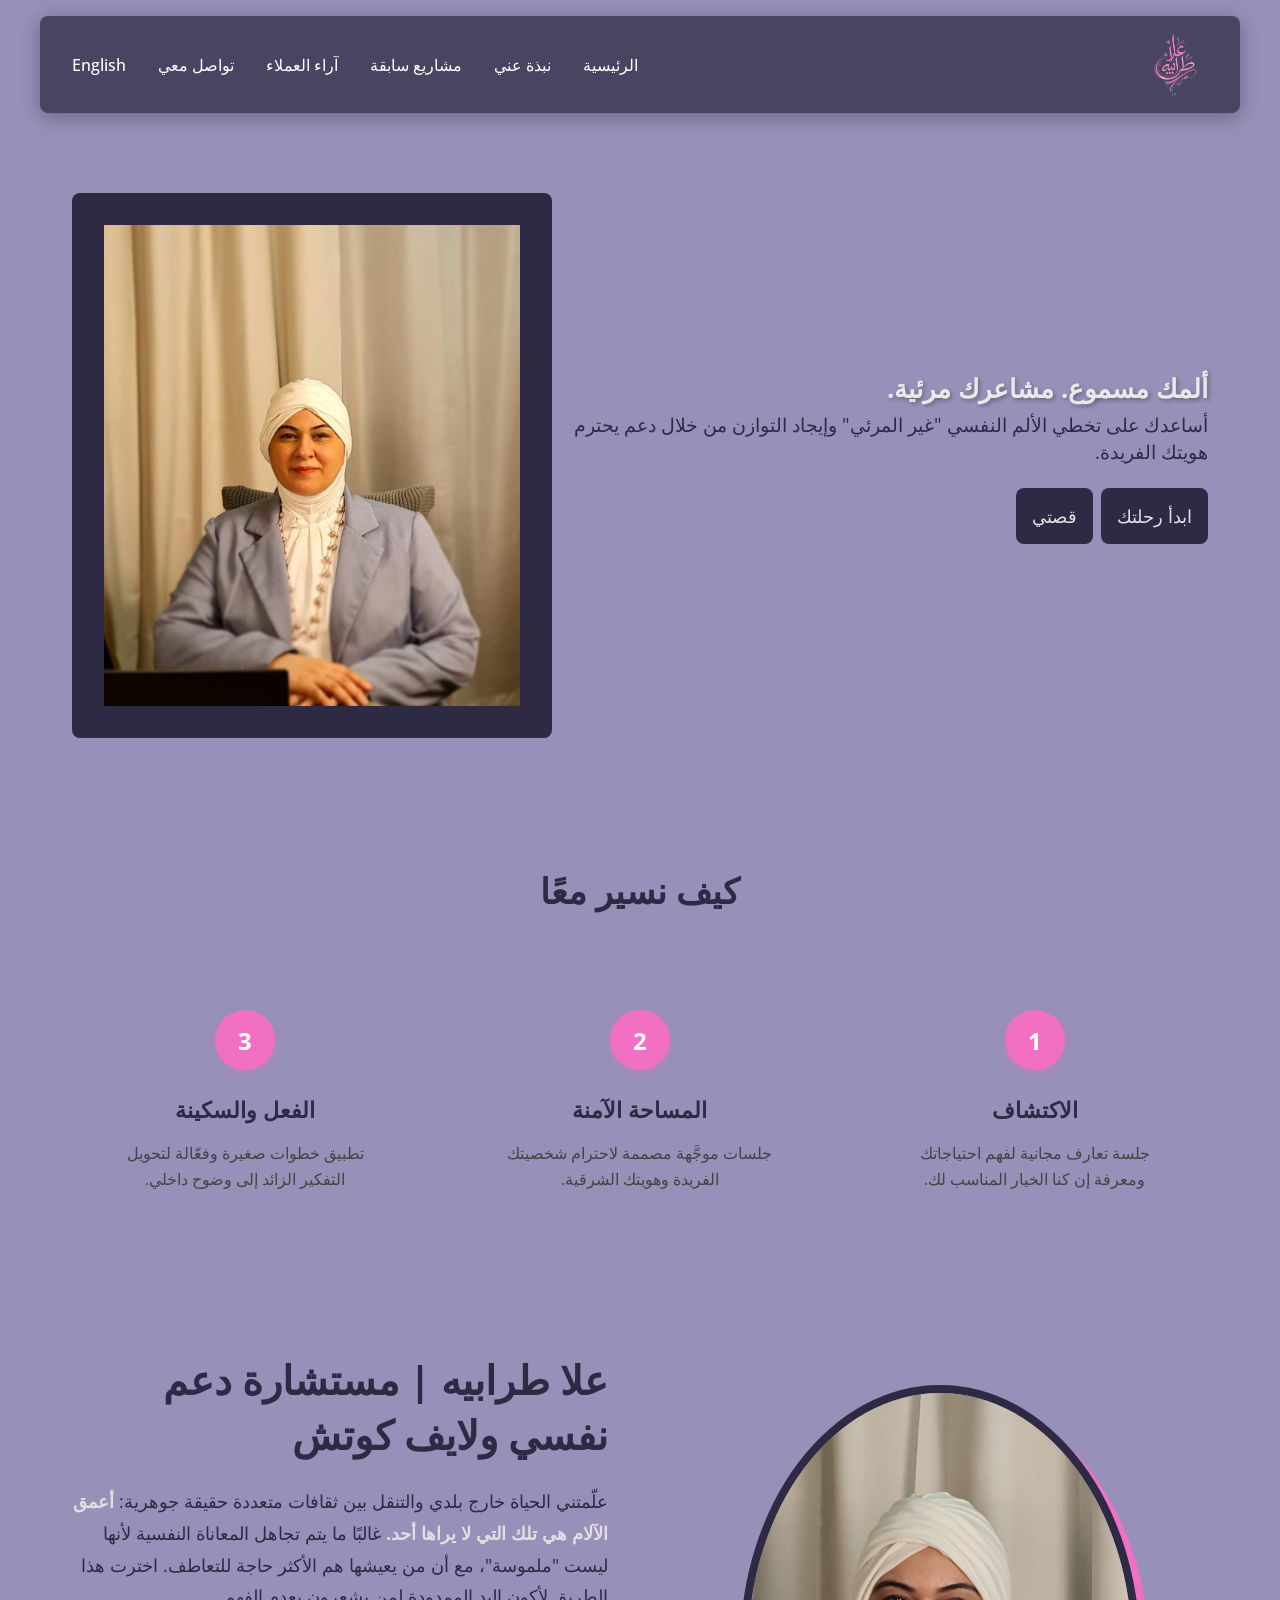
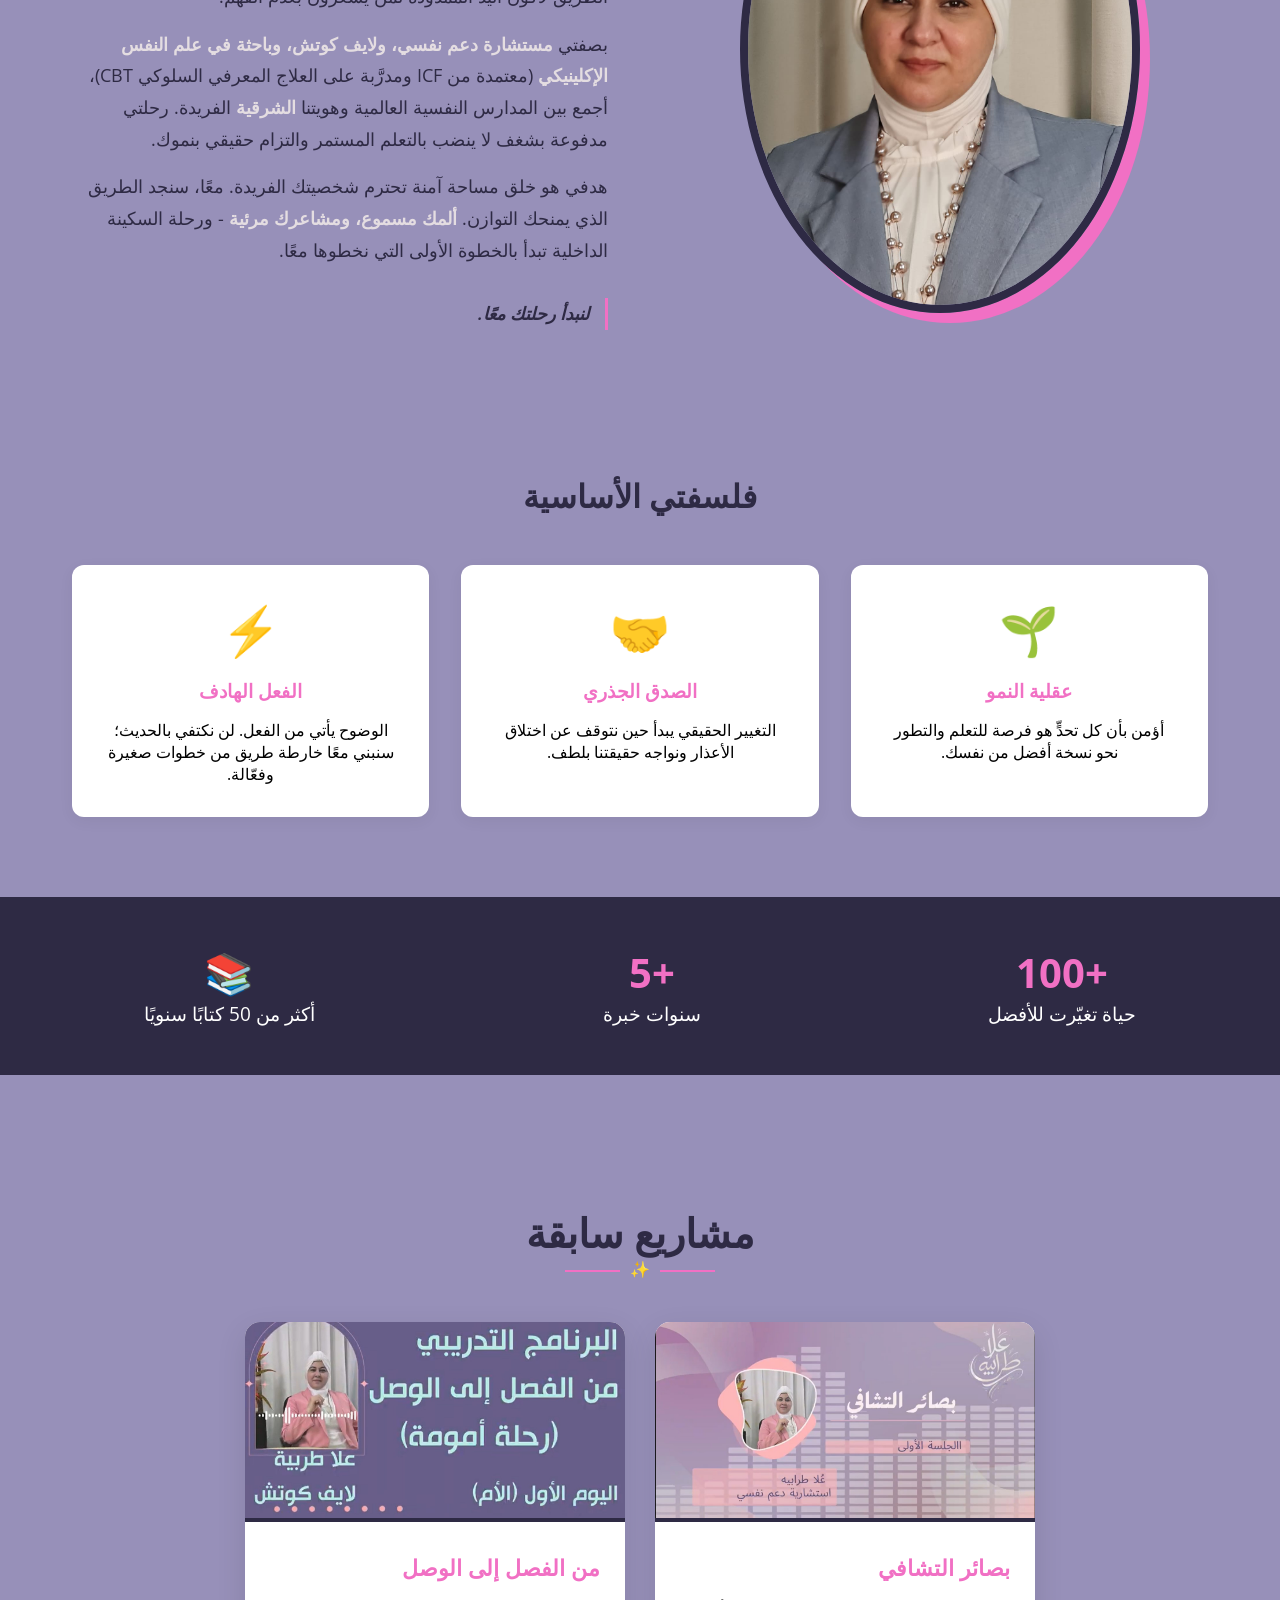
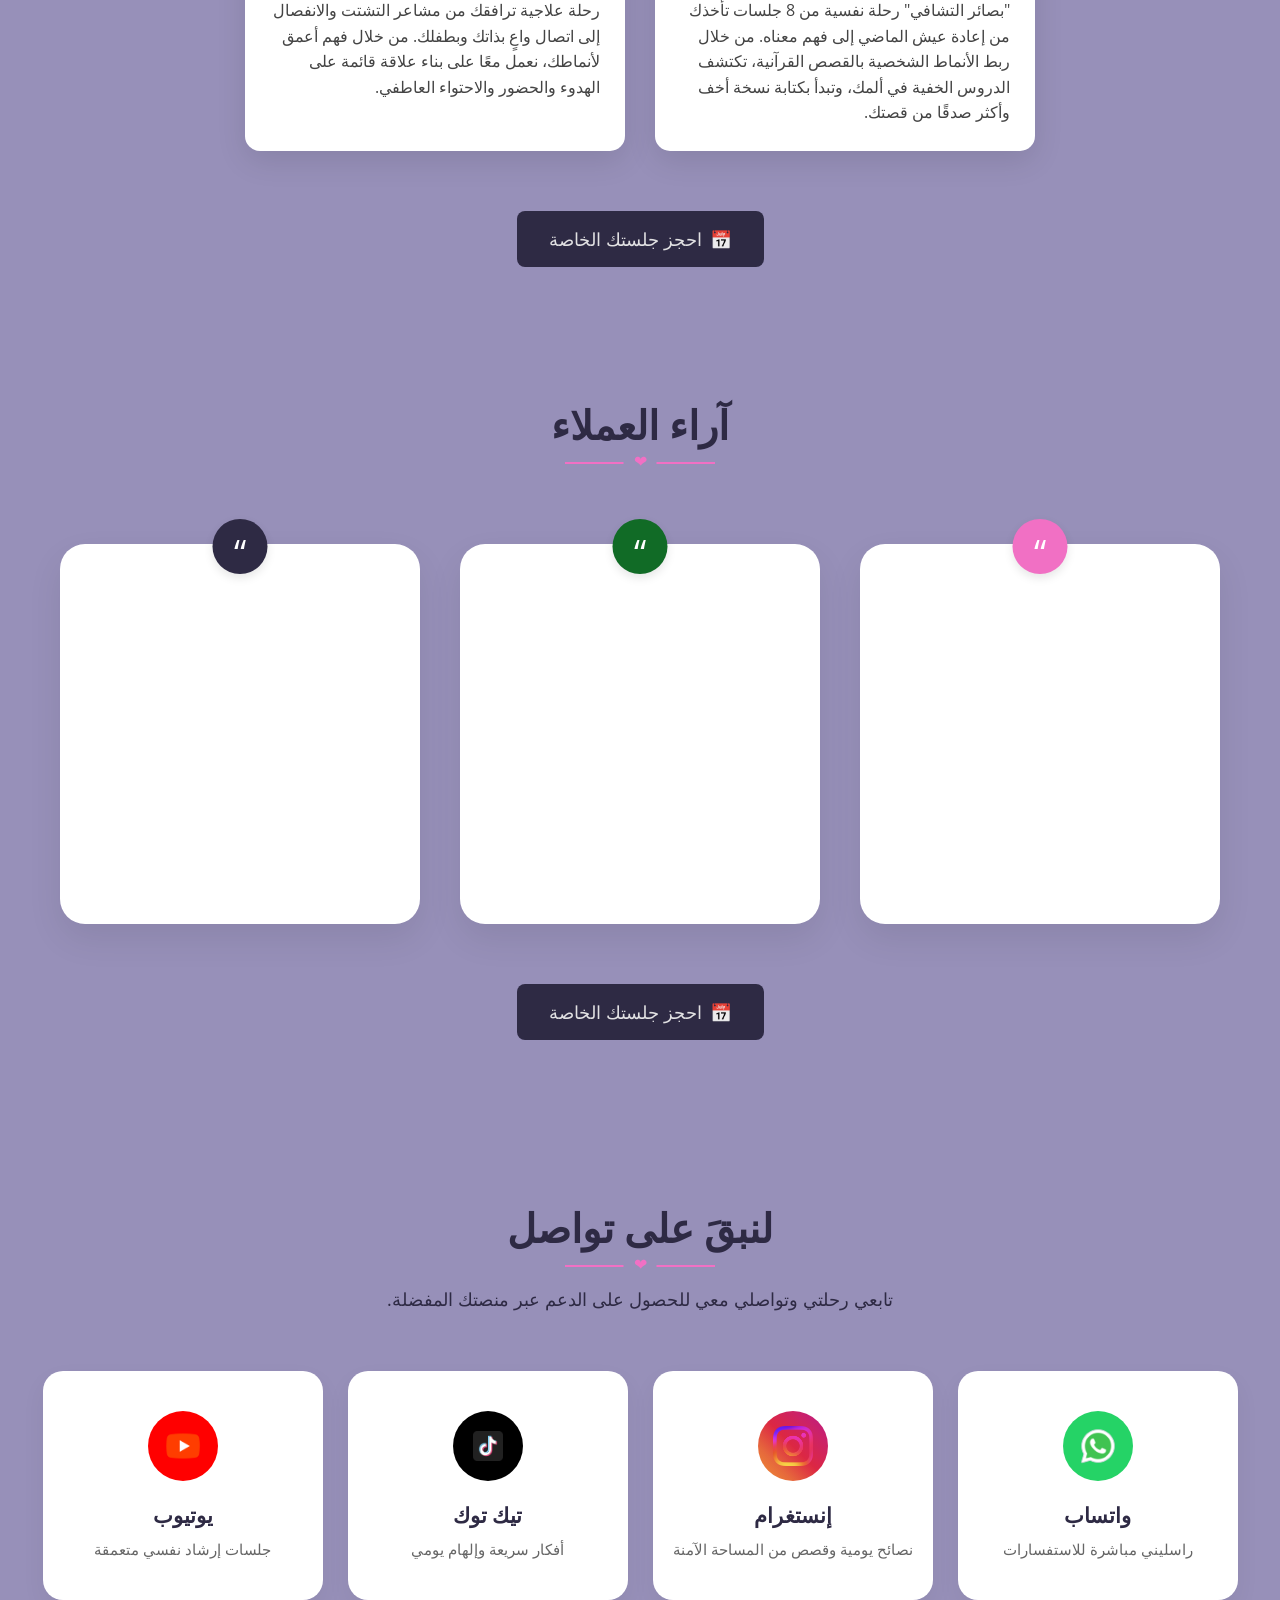
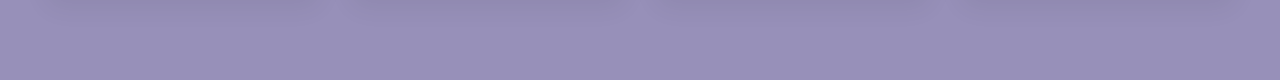
<file: landing page/index.html>
<!DOCTYPE html>
<html lang="ar" dir="rtl">
<head>
    <meta charset="UTF-8">
    <meta name="viewport" content="width=device-width, initial-scale=1.0">
    <title>علا طرابيه - لايف كوتش</title>
    <link rel="stylesheet" href="style.css">
</head>
<body>
    <!-- ============ HEADER: logo, nav links, mobile menu button ============ -->
    <header class="header">
        <img src="img/logo.png" alt="logo" class="logo">
        <button class="menu-toggle" id="menuToggle" aria-label="افتح القائمة" aria-expanded="false">
            <span></span>
            <span></span>
            <span></span>
        </button>
        <nav class="navigation" id="navigation">
            <ul>
                <li><a href="#hero">الرئيسية</a></li>
                <li><a href="#aboutme">نبذة عني</a></li>
                <li><a href="#previousproject">مشاريع سابقة</a></li>
                <li><a href="#Testimonials">آراء العملاء</a></li>
                <li><a href="#contact">تواصل معي</a></li>
                <li><a href="index-en.html" class="lang-switch">English</a></li>
            </ul>
        </nav>
    </header>

    <!-- Floating "scroll to top" button, shown by JS after scrolling down -->
    <button class="back-to-top" id="backToTop" aria-label="العودة للأعلى">↑</button>

    <!-- ============ HERO: headline + CTA buttons + portrait ============ -->
    <section id="hero" class="hero">
    <div class="herosub">
        <h1 class="titel1">ألمك مسموع. مشاعرك مرئية.</h1>
        <h2 class="tital2">أساعدك على تخطي الألم النفسي "غير المرئي" وإيجاد التوازن من خلال دعم يحترم هويتك الفريدة.</h2>

        <div class="herobutton">
            <a href="booking.html">ابدأ رحلتك</a>
            <a href="#aboutme">قصتي</a>
        </div>
    </div>
    <img src="img/ola pic.jpg" alt="علا طرابيه - لايف كوتش" class="heropic">
    </section>

    <!-- ============ PROCESS: the 3-step coaching journey ============ -->
    <section class="process-section">
    <h2 class="process-title">كيف نسير معًا</h2>
    <div class="process-container">
        <div class="process-step">
            <div class="step-number">1</div>
            <h3>الاكتشاف</h3>
            <p>جلسة تعارف مجانية لفهم احتياجاتك ومعرفة إن كنا الخيار المناسب لك.</p>
        </div>

        <div class="process-step">
            <div class="step-number">2</div>
            <h3>المساحة الآمنة</h3>
            <p>جلسات موجَّهة مصممة لاحترام شخصيتك الفريدة وهويتك الشرقية.</p>
        </div>

        <div class="process-step">
            <div class="step-number">3</div>
            <h3>الفعل والسكينة</h3>
            <p>تطبيق خطوات صغيرة وفعّالة لتحويل التفكير الزائد إلى وضوح داخلي.</p>
        </div>
    </div>
    </section>

    <!-- ============ ABOUT ME: bio + portrait photo ============ -->
    <section id="aboutme" class="aboutme">
    <div class="about-content">
        <h2>علا طرابيه | مستشارة دعم نفسي ولايف كوتش</h2>
        <p>
            علّمتني الحياة خارج بلدي والتنقل بين ثقافات متعددة حقيقة جوهرية: <strong>أعمق الآلام هي تلك التي لا يراها أحد.</strong> غالبًا ما يتم تجاهل المعاناة النفسية لأنها ليست "ملموسة"، مع أن من يعيشها هم الأكثر حاجة للتعاطف. اخترت هذا الطريق لأكون اليد الممدودة لمن يشعرون بعدم الفهم.
        </p>

        <p>
            بصفتي <strong>مستشارة دعم نفسي، ولايف كوتش، وباحثة في علم النفس الإكلينيكي</strong> (معتمدة من ICF ومدرَّبة على العلاج المعرفي السلوكي CBT)، أجمع بين المدارس النفسية العالمية وهويتنا <strong>الشرقية</strong> الفريدة. رحلتي مدفوعة بشغف لا ينضب بالتعلم المستمر والتزام حقيقي بنموك.
        </p>

        <p>
            هدفي هو خلق مساحة آمنة تحترم شخصيتك الفريدة. معًا، سنجد الطريق الذي يمنحك التوازن. <strong>ألمك مسموع، ومشاعرك مرئية</strong> - ورحلة السكينة الداخلية تبدأ بالخطوة الأولى التي نخطوها معًا.
        </p>
        <div class="about-sig">
            <p><em>لنبدأ رحلتك معًا.</em></p>
        </div>
    </div>
    <div class="about-image">
        <img src="img/ola.jpg" alt="علا طرابيه" class="about-img-style">
    </div>
    </section>

    <!-- ============ CORE VALUES: 3 philosophy cards ============ -->
    <section class="values-section">
    <h2 class="section-title">فلسفتي الأساسية</h2>
    <div class="values-grid">
        <div class="value-card">
            <span class="value-icon">🌱</span>
            <h3>عقلية النمو</h3>
            <p>أؤمن بأن كل تحدٍّ هو فرصة للتعلم والتطور نحو نسخة أفضل من نفسك.</p>
        </div>
        <div class="value-card">
            <span class="value-icon">🤝</span>
            <h3>الصدق الجذري</h3>
            <p>التغيير الحقيقي يبدأ حين نتوقف عن اختلاق الأعذار ونواجه حقيقتنا بلطف.</p>
        </div>
        <div class="value-card">
            <span class="value-icon">⚡</span>
            <h3>الفعل الهادف</h3>
            <p>الوضوح يأتي من الفعل. لن نكتفي بالحديث؛ سنبني معًا خارطة طريق من خطوات صغيرة وفعّالة.</p>
        </div>
    </div>
    </section>

    <!-- ============ FUN FACTS: quick stats bar ============ -->
    <section class="fun-facts">
        <div class="fact-item"><strong>+100</strong> حياة تغيّرت للأفضل</div>
        <div class="fact-item"><strong>+5</strong> سنوات خبرة</div>
        <div class="fact-item"><strong>📚</strong> أكثر من 50 كتابًا سنويًا</div>
    </section>

    <!-- ============ PREVIOUS PROJECTS: past coaching programs ============ -->
    <section id="previousproject">
    <div class="PS">
        <header class="ps_header">
            <h2 class="PS_tital">مشاريع سابقة</h2>
            <div class="Ps_div"><span class="PS_icon">✨</span></div>
        </header>
        <div class="PS_project">
            <article class="project12">
                <div class="P_Img"><img src="img/project2.jpg" alt="بصائر التشافي"></div>
                <div class="P_info">
                    <h3>بصائر التشافي</h3>
                    <p>"بصائر التشافي" رحلة نفسية من 8 جلسات تأخذك من إعادة عيش الماضي إلى فهم معناه. من خلال ربط الأنماط الشخصية بالقصص القرآنية، تكتشف الدروس الخفية في ألمك، وتبدأ بكتابة نسخة أخف وأكثر صدقًا من قصتك.</p>
                </div>
            </article>

            <article class="project12">
                <div class="P_Img"><img src="img/project1.jpg" alt="من الفصل الى الوصل"></div>
                <div class="P_info">
                    <h3>من الفصل إلى الوصل</h3>
                    <p>رحلة علاجية ترافقك من مشاعر التشتت والانفصال إلى اتصال واعٍ بذاتك وبطفلك. من خلال فهم أعمق لأنماطك، نعمل معًا على بناء علاقة قائمة على الهدوء والحضور والاحتواء العاطفي.</p>
                </div>
            </article>
        </div>
        <footer class="ts-footer">
            <a href="booking.html" class="ts-booking-btn">
                <span class="ts-calendar-icon">📅</span>
                احجز جلستك الخاصة
            </a>
        </footer>
    </div>
    </section>

    <!-- ============ TESTIMONIALS: client quote cards ============ -->
    <section id="Testimonials">
    <div class="ts-container">
        <header class="ts-header">
            <h2 class="ts-main-title">آراء العملاء</h2>
            <div class="ts-title-divider">
                <span class="ts-heart">❤</span>
            </div>
        </header>

        <div class="ts-cards-wrapper">
            <article class="ts-card">
                <div class="ts-quote-icon ts-bg-pink" aria-hidden="true">“</div>
                <div class="ts-anim-wrapper">
                    <p>حبيت الورشة</p>
                    <p>كل الشكر لكم.</p>
                    <p>شكرا على مجهودكم</p>
                </div>
            </article>

            <article class="ts-card">
                <div class="ts-quote-icon ts-bg-purple" aria-hidden="true">“</div>
                <div class="ts-anim-wrapper">
                    <p>	المحاضرة إيجابية وناجحة</p>
                    <p>	شكرااا الورشة جميلة ومفيدة</p>
                    <p>	شكراً جزيلاً ما قصرتوا</p>
                </div>
            </article>

            <article class="ts-card">
                <div class="ts-quote-icon ts-bg-dark" aria-hidden="true">“</div>
                <div class="ts-anim-wrapper">
                    <p>.جميلة بس طويلة</p>
                    <p>طلعنا من المود، حلوة ومفيدة، يعطيكم العافية</p>
                    <p>يعطيكم العافية كانت الورشة ممتازة وفعالة</p>
                </div>
            </article>
        </div>

        <footer class="ts-footer">
            <a href="booking.html" class="ts-booking-btn">
                <span class="ts-calendar-icon">📅</span>
                احجز جلستك الخاصة
            </a>
        </footer>
    </div>
    </section>

    <!-- ============ CONTACT: social media link cards ============ -->
    <section id="contact">
    <div class="contact-container">
        <header class="contact-header">
            <h2 class="contact-title">لنبقَ على تواصل</h2>
            <div class="contact-divider">
                <span class="contact-heart">❤</span>
            </div>
            <p class="contact-subtitle">تابعي رحلتي وتواصلي معي للحصول على الدعم عبر منصتك المفضلة.</p>
        </header>

        <div class="social-grid">
            <a href="https://api.whatsapp.com/send?phone=971508780362" class="social-card" target="_blank">
                <div class="social-icon whatsapp-bg"><img src="img/icons8-whatsapp-48.apng.jpg" alt="" class="logoimg"></div>
                <h3>واتساب</h3>
                <p>راسليني مباشرة للاستفسارات</p>
            </a>

            <a href="https://www.instagram.com/life.coach.ola/" class="social-card" target="_blank">
                <div class="social-icon instagram-bg"><img src="img/Instagram_Glyph_Gradient.png" alt="" class="logoimg"></div>
                <h3>إنستغرام</h3>
                <p>نصائح يومية وقصص من المساحة الآمنة</p>
            </a>

            <a href="https://www.tiktok.com/@ola.tarabay" class="social-card" target="_blank">
                <div class="social-icon tiktok-bg"><img src="img/icons8-tiktok-30.png" alt="img/icons8-tiktok-30.png" class="logoimg"></div>
                <h3>تيك توك</h3>
                <p>أفكار سريعة وإلهام يومي</p>
            </a>

            <a href="https://www.youtube.com/@olatarabay.lifecoach" class="social-card" target="_blank">
                <div class="social-icon youtube-bg"><img src="img/icons8-youtube-48.png" alt="youtube" class="logoimg"></div>
                <h3>يوتيوب</h3>
                <p>جلسات إرشاد نفسي متعمقة</p>
            </a>
        </div>
    </div>
    </section>

    <!-- ============ SCRIPT: mobile menu, hide-on-scroll header, back-to-top ============ -->
    <script>
        const menuToggle = document.getElementById('menuToggle');
        const navigation = document.getElementById('navigation');
        const header = document.querySelector('.header');
        const backToTop = document.getElementById('backToTop');

        // Toggle the mobile nav dropdown open/closed
        menuToggle.addEventListener('click', () => {
            const isOpen = navigation.classList.toggle('open');
            menuToggle.classList.toggle('open', isOpen);
            menuToggle.setAttribute('aria-expanded', isOpen);
        });

        // Close the mobile nav whenever a link is clicked
        navigation.querySelectorAll('a').forEach(link => {
            link.addEventListener('click', () => {
                navigation.classList.remove('open');
                menuToggle.classList.remove('open');
                menuToggle.setAttribute('aria-expanded', 'false');
            });
        });

        // Hide the header on scroll-down, reveal it on scroll-up;
        // also show/hide the "back to top" button based on scroll position
        let lastScrollY = window.scrollY;
        window.addEventListener('scroll', () => {
            const currentScrollY = window.scrollY;

            if (currentScrollY > lastScrollY && currentScrollY > 120 && !navigation.classList.contains('open')) {
                header.classList.add('hide-header');
            } else {
                header.classList.remove('hide-header');
            }
            lastScrollY = currentScrollY;

            if (currentScrollY > 400) {
                backToTop.classList.add('visible');
            } else {
                backToTop.classList.remove('visible');
            }
        });

        // Smooth-scroll to top when the button is clicked
        backToTop.addEventListener('click', () => {
            window.scrollTo({ top: 0, behavior: 'smooth' });
        });

        // If the visitor is already signed in (saved from a previous visit),
        // send the booking buttons straight to WhatsApp — same as "ابدأ رحلتك" —
        // instead of back through the sign in / sign up page.
        (function applySavedSession() {
            try {
                const currentEmail = localStorage.getItem('ola_coach_current_user');
                if (!currentEmail) return;
                const users = JSON.parse(localStorage.getItem('ola_coach_users')) || [];
                const isValidUser = users.some(u => u.email === currentEmail);
                if (!isValidUser) return;

                document.querySelectorAll('.ts-booking-btn').forEach(btn => {
                    btn.setAttribute('href', 'https://api.whatsapp.com/send?phone=971508780362');
                    btn.setAttribute('target', '_blank');
                });
            } catch {
                // localStorage unavailable — leave the default booking-page links as-is
            }
        })();
    </script>
</body>
</html>
</file>
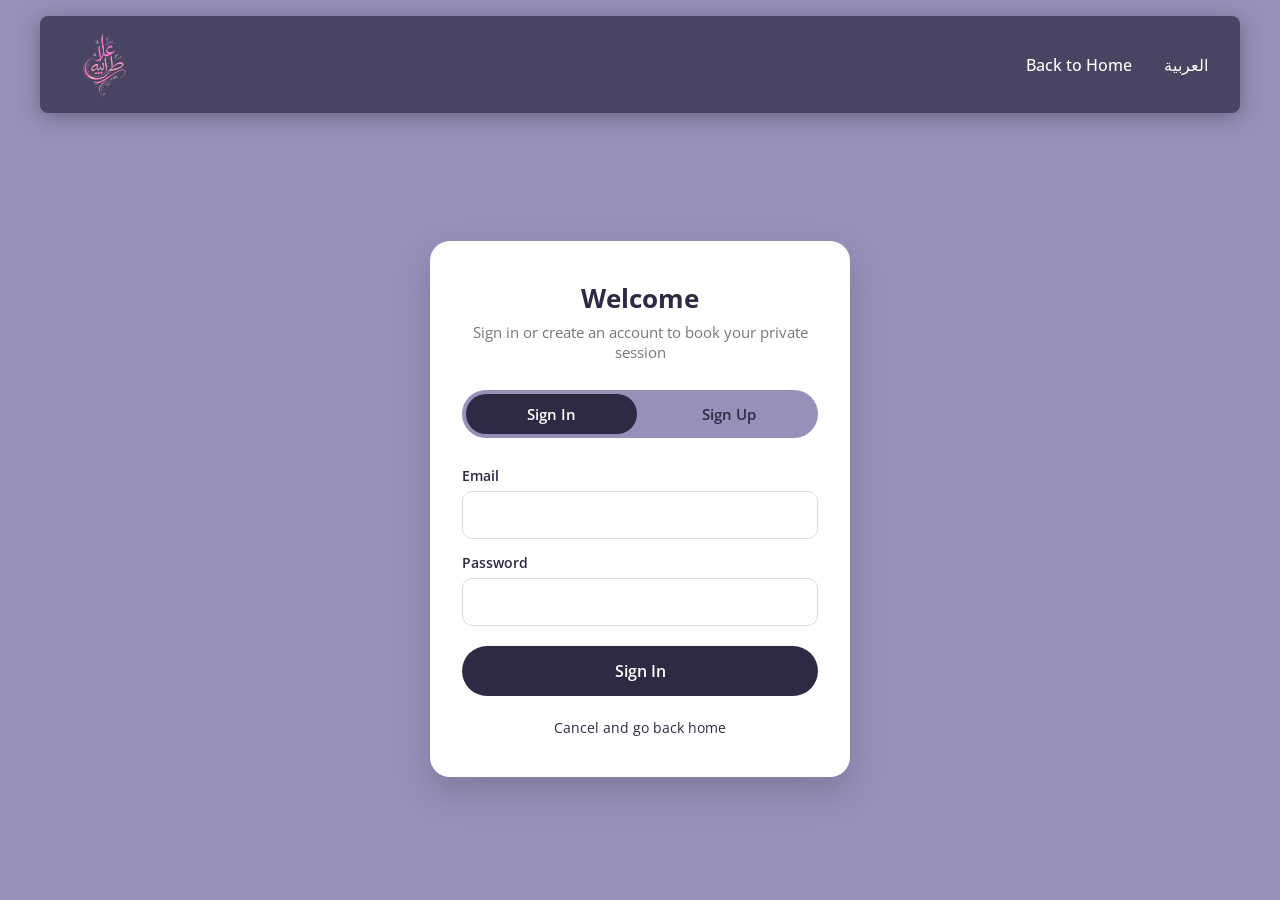
<file: landing page/booking-en.html>
<!DOCTYPE html>
<html lang="en">
<head>
    <meta charset="UTF-8">
    <meta name="viewport" content="width=device-width, initial-scale=1.0">
    <title>Sign In | Ola Tarabah</title>
    <link rel="stylesheet" href="style.css">
</head>
<body>
    <!-- ============ HEADER: simplified (logo + back to home + language) ============ -->
    <header class="header">
        <a href="index-en.html"><img src="img/logo.png" alt="logo" class="logo"></a>
        <nav class="navigation">
            <ul>
                <li><a href="index-en.html">Back to Home</a></li>
                <li><a href="booking.html" class="lang-switch">العربية</a></li>
            </ul>
        </nav>
    </header>

    <!-- ============ AUTH CARD: Sign In / Sign Up ============ -->
    <div class="auth-page-wrap">
        <div class="auth-card">

            <!-- Form view: shown before the user is signed in -->
            <div id="authFormsView">
                <h2 class="auth-title">Welcome</h2>
                <p class="auth-subtitle">Sign in or create an account to book your private session</p>

                <div class="auth-tabs">
                    <button type="button" class="auth-tab active" data-tab="signin">Sign In</button>
                    <button type="button" class="auth-tab" data-tab="signup">Sign Up</button>
                </div>

                <div class="auth-error" id="authError"></div>

                <!-- Sign In -->
                <form class="auth-form active" id="signinForm" novalidate>
                    <div class="auth-field">
                        <label for="signinEmail">Email</label>
                        <input type="email" id="signinEmail" autocomplete="email" required>
                    </div>
                    <div class="auth-field">
                        <label for="signinPassword">Password</label>
                        <input type="password" id="signinPassword" autocomplete="current-password" required>
                    </div>
                    <button type="submit" class="auth-submit-btn">Sign In</button>
                </form>

                <!-- Sign Up -->
                <form class="auth-form" id="signupForm" novalidate>
                    <div class="auth-field">
                        <label for="signupName">Full Name</label>
                        <input type="text" id="signupName" autocomplete="name" required>
                    </div>
                    <div class="auth-field">
                        <label for="signupEmail">Email</label>
                        <input type="email" id="signupEmail" autocomplete="email" required>
                    </div>
                    <div class="auth-field">
                        <label for="signupPhone">Phone Number</label>
                        <div class="auth-phone-row">
                            <select id="signupCountryCode">
                                <option value="+971" selected>🇦🇪 +971</option>
                                <option value="+966">🇸🇦 +966</option>
                                <option value="+965">🇰🇼 +965</option>
                                <option value="+974">🇶🇦 +974</option>
                                <option value="+973">🇧🇭 +973</option>
                                <option value="+968">🇴🇲 +968</option>
                                <option value="+20">🇪🇬 +20</option>
                                <option value="+962">🇯🇴 +962</option>
                                <option value="+961">🇱🇧 +961</option>
                                <option value="+964">🇮🇶 +964</option>
                                <option value="+963">🇸🇾 +963</option>
                                <option value="+1">🇺🇸 +1</option>
                                <option value="+44">🇬🇧 +44</option>
                            </select>
                            <input type="tel" id="signupPhone" inputmode="numeric" autocomplete="tel-national" placeholder="5xxxxxxxx" required>
                        </div>
                    </div>
                    <div class="auth-field">
                        <label for="signupPassword">Password</label>
                        <input type="password" id="signupPassword" autocomplete="new-password" required>
                    </div>
                    <div class="auth-field">
                        <label for="signupConfirm">Confirm Password</label>
                        <input type="password" id="signupConfirm" autocomplete="new-password" required>
                    </div>
                    <button type="submit" class="auth-submit-btn">Create Account</button>
                </form>

                <a href="index-en.html" class="auth-back-link">Cancel and go back home</a>
            </div>

            <!-- Success view: shown after a successful sign in / sign up -->
            <div class="auth-success" id="authSuccessView">
                <h2 id="authSuccessTitle">You're signed in ✓</h2>
                <p id="authSuccessMessage">Welcome back. Tap below to finish booking your session on WhatsApp.</p>
                <a href="https://api.whatsapp.com/send?phone=971508780362" target="_blank" class="auth-whatsapp-btn">
                    📅 Finish Booking on WhatsApp
                </a>
                <a href="index-en.html" class="auth-back-link">Back to Home</a>
            </div>

        </div>
    </div>

    <!-- ============ SCRIPT: tab switching + localStorage-based sign in / sign up ============ -->
    <script>
        const STORAGE_KEY = 'ola_coach_users';
        const SESSION_KEY = 'ola_coach_current_user';

        function getUsers() {
            try {
                return JSON.parse(localStorage.getItem(STORAGE_KEY)) || [];
            } catch {
                return [];
            }
        }
        function saveUsers(users) {
            localStorage.setItem(STORAGE_KEY, JSON.stringify(users));
        }
        function rememberSession(email) {
            localStorage.setItem(SESSION_KEY, email);
        }

        // --- Tab switching ---
        const tabs = document.querySelectorAll('.auth-tab');
        const forms = document.querySelectorAll('.auth-form');
        const errorBox = document.getElementById('authError');

        tabs.forEach(tab => {
            tab.addEventListener('click', () => {
                tabs.forEach(t => t.classList.remove('active'));
                forms.forEach(f => f.classList.remove('active'));
                tab.classList.add('active');
                document.getElementById(tab.dataset.tab + 'Form').classList.add('active');
                hideError();
            });
        });

        function showError(message) {
            errorBox.textContent = message;
            errorBox.classList.add('visible');
        }
        function hideError() {
            errorBox.classList.remove('visible');
            errorBox.textContent = '';
        }

        function showSuccess(name) {
            document.getElementById('authFormsView').style.display = 'none';
            const successView = document.getElementById('authSuccessView');
            successView.classList.add('active');
            document.getElementById('authSuccessTitle').textContent = 'Welcome, ' + name + ' ✓';
        }

        // --- Sign Up ---
        document.getElementById('signupForm').addEventListener('submit', (e) => {
            e.preventDefault();
            hideError();

            const name = document.getElementById('signupName').value.trim();
            const email = document.getElementById('signupEmail').value.trim().toLowerCase();
            const countryCode = document.getElementById('signupCountryCode').value;
            const phoneDigits = document.getElementById('signupPhone').value.trim();
            const password = document.getElementById('signupPassword').value;
            const confirm = document.getElementById('signupConfirm').value;

            const emailPattern = /^[^\s@]+@[^\s@]+\.[^\s@]+$/;

            if (!name || !phoneDigits) {
                showError('Please fill in all fields.');
                return;
            }
            if (!emailPattern.test(email)) {
                showError('Please enter a valid email address.');
                return;
            }
            if (password.length < 6) {
                showError('Password must be at least 6 characters.');
                return;
            }
            if (password !== confirm) {
                showError('Passwords do not match.');
                return;
            }

            const phone = countryCode + ' ' + phoneDigits;
            const users = getUsers();
            if (users.some(u => u.email === email)) {
                showError('That email is already registered. Try signing in instead.');
                return;
            }

            users.push({ name, email, phone, password });
            saveUsers(users);
            rememberSession(email);
            showSuccess(name);
        });

        // --- Sign In ---
        document.getElementById('signinForm').addEventListener('submit', (e) => {
            e.preventDefault();
            hideError();

            const email = document.getElementById('signinEmail').value.trim().toLowerCase();
            const password = document.getElementById('signinPassword').value;

            const users = getUsers();
            const user = users.find(u => u.email === email && u.password === password);

            if (!user) {
                showError('Incorrect email or password.');
                return;
            }

            rememberSession(user.email);
            showSuccess(user.name);
        });

        // --- Remembered session: skip straight to the success view on return visits ---
        (function checkSavedSession() {
            const savedEmail = localStorage.getItem(SESSION_KEY);
            if (!savedEmail) return;
            const users = getUsers();
            const user = users.find(u => u.email === savedEmail);
            if (user) showSuccess(user.name);
        })();
    </script>
</body>
</html>
</file>
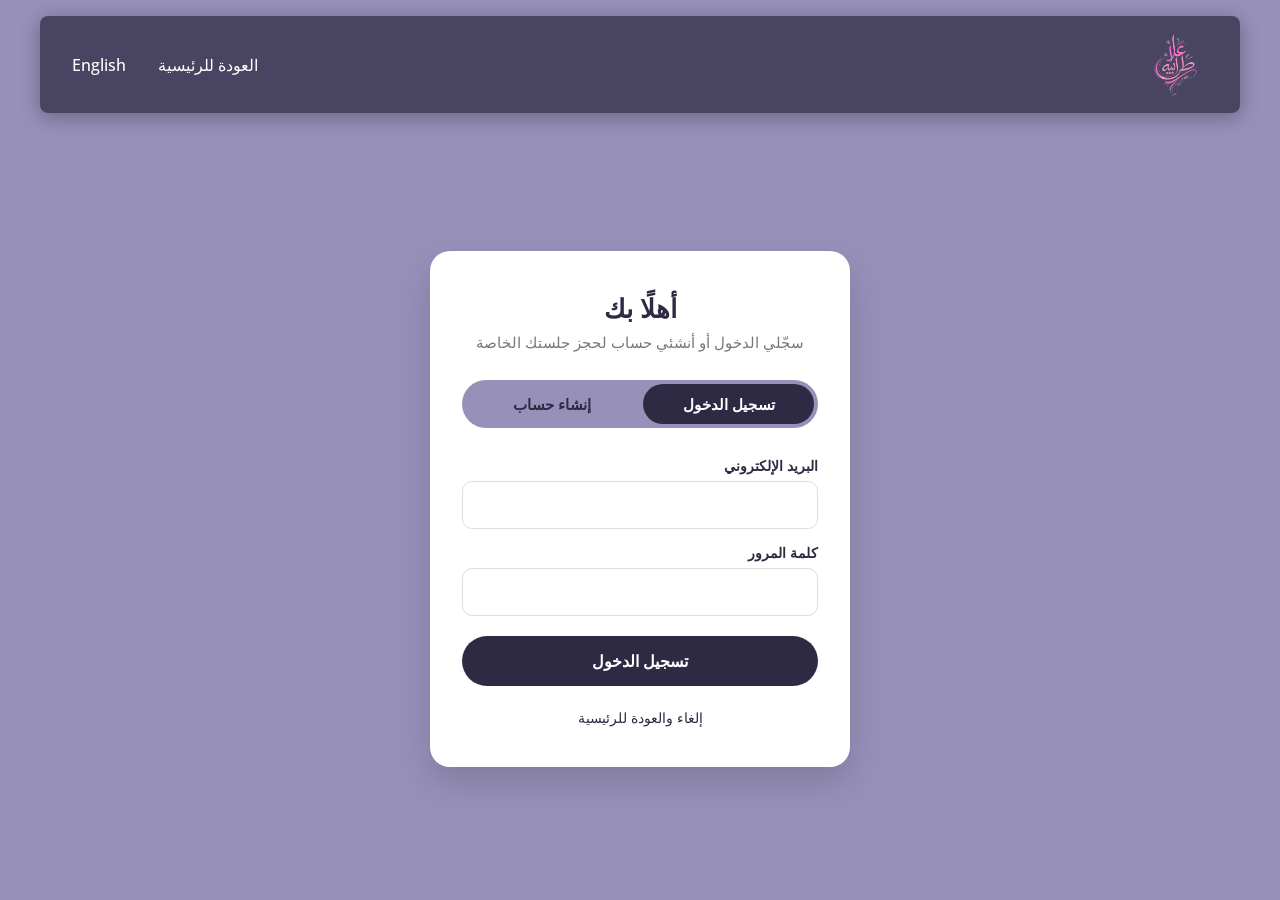
<file: landing page/booking.html>
<!DOCTYPE html>
<html lang="ar" dir="rtl">
<head>
    <meta charset="UTF-8">
    <meta name="viewport" content="width=device-width, initial-scale=1.0">
    <title>تسجيل الدخول | علا طرابيه</title>
    <link rel="stylesheet" href="style.css">
</head>
<body>
    <!-- ============ HEADER: simplified (logo + back to home + language) ============ -->
    <header class="header">
        <a href="index.html"><img src="img/logo.png" alt="logo" class="logo"></a>
        <nav class="navigation">
            <ul>
                <li><a href="index.html">العودة للرئيسية</a></li>
                <li><a href="booking-en.html" class="lang-switch">English</a></li>
            </ul>
        </nav>
    </header>

    <!-- ============ AUTH CARD: Sign In / Sign Up ============ -->
    <div class="auth-page-wrap">
        <div class="auth-card">

            <!-- Form view: shown before the user is signed in -->
            <div id="authFormsView">
                <h2 class="auth-title">أهلًا بك</h2>
                <p class="auth-subtitle">سجّلي الدخول أو أنشئي حساب لحجز جلستك الخاصة</p>

                <div class="auth-tabs">
                    <button type="button" class="auth-tab active" data-tab="signin">تسجيل الدخول</button>
                    <button type="button" class="auth-tab" data-tab="signup">إنشاء حساب</button>
                </div>

                <div class="auth-error" id="authError"></div>

                <!-- Sign In -->
                <form class="auth-form active" id="signinForm" novalidate>
                    <div class="auth-field">
                        <label for="signinEmail">البريد الإلكتروني</label>
                        <input type="email" id="signinEmail" autocomplete="email" required>
                    </div>
                    <div class="auth-field">
                        <label for="signinPassword">كلمة المرور</label>
                        <input type="password" id="signinPassword" autocomplete="current-password" required>
                    </div>
                    <button type="submit" class="auth-submit-btn">تسجيل الدخول</button>
                </form>

                <!-- Sign Up -->
                <form class="auth-form" id="signupForm" novalidate>
                    <div class="auth-field">
                        <label for="signupName">الاسم الكامل</label>
                        <input type="text" id="signupName" autocomplete="name" required>
                    </div>
                    <div class="auth-field">
                        <label for="signupEmail">البريد الإلكتروني</label>
                        <input type="email" id="signupEmail" autocomplete="email" required>
                    </div>
                    <div class="auth-field">
                        <label for="signupPhone">رقم الهاتف</label>
                        <div class="auth-phone-row">
                            <select id="signupCountryCode">
                                <option value="+971" selected>🇦🇪 +971</option>
                                <option value="+966">🇸🇦 +966</option>
                                <option value="+965">🇰🇼 +965</option>
                                <option value="+974">🇶🇦 +974</option>
                                <option value="+973">🇧🇭 +973</option>
                                <option value="+968">🇴🇲 +968</option>
                                <option value="+20">🇪🇬 +20</option>
                                <option value="+962">🇯🇴 +962</option>
                                <option value="+961">🇱🇧 +961</option>
                                <option value="+964">🇮🇶 +964</option>
                                <option value="+963">🇸🇾 +963</option>
                                <option value="+1">🇺🇸 +1</option>
                                <option value="+44">🇬🇧 +44</option>
                            </select>
                            <input type="tel" id="signupPhone" inputmode="numeric" autocomplete="tel-national" placeholder="5xxxxxxxx" required>
                        </div>
                    </div>
                    <div class="auth-field">
                        <label for="signupPassword">كلمة المرور</label>
                        <input type="password" id="signupPassword" autocomplete="new-password" required>
                    </div>
                    <div class="auth-field">
                        <label for="signupConfirm">تأكيد كلمة المرور</label>
                        <input type="password" id="signupConfirm" autocomplete="new-password" required>
                    </div>
                    <button type="submit" class="auth-submit-btn">إنشاء الحساب</button>
                </form>

                <a href="index.html" class="auth-back-link">إلغاء والعودة للرئيسية</a>
            </div>

            <!-- Success view: shown after a successful sign in / sign up -->
            <div class="auth-success" id="authSuccessView">
                <h2 id="authSuccessTitle">تم تسجيل الدخول ✓</h2>
                <p id="authSuccessMessage">أهلًا بك من جديد. اضغطي فوق لإتمام حجز جلستك عبر واتساب.</p>
                <a href="https://api.whatsapp.com/send?phone=971508780362" target="_blank" class="auth-whatsapp-btn">
                    📅 إتمام الحجز عبر واتساب
                </a>
                <a href="index.html" class="auth-back-link">العودة للرئيسية</a>
            </div>

        </div>
    </div>

    <!-- ============ SCRIPT: tab switching + localStorage-based sign in / sign up ============ -->
    <script>
        const STORAGE_KEY = 'ola_coach_users';
        const SESSION_KEY = 'ola_coach_current_user';

        function getUsers() {
            try {
                return JSON.parse(localStorage.getItem(STORAGE_KEY)) || [];
            } catch {
                return [];
            }
        }
        function saveUsers(users) {
            localStorage.setItem(STORAGE_KEY, JSON.stringify(users));
        }
        function rememberSession(email) {
            localStorage.setItem(SESSION_KEY, email);
        }

        // --- Tab switching ---
        const tabs = document.querySelectorAll('.auth-tab');
        const forms = document.querySelectorAll('.auth-form');
        const errorBox = document.getElementById('authError');

        tabs.forEach(tab => {
            tab.addEventListener('click', () => {
                tabs.forEach(t => t.classList.remove('active'));
                forms.forEach(f => f.classList.remove('active'));
                tab.classList.add('active');
                document.getElementById(tab.dataset.tab + 'Form').classList.add('active');
                hideError();
            });
        });

        function showError(message) {
            errorBox.textContent = message;
            errorBox.classList.add('visible');
        }
        function hideError() {
            errorBox.classList.remove('visible');
            errorBox.textContent = '';
        }

        function showSuccess(name) {
            document.getElementById('authFormsView').style.display = 'none';
            const successView = document.getElementById('authSuccessView');
            successView.classList.add('active');
            document.getElementById('authSuccessTitle').textContent = 'أهلًا ' + name + ' ✓';
        }

        // --- Sign Up ---
        document.getElementById('signupForm').addEventListener('submit', (e) => {
            e.preventDefault();
            hideError();

            const name = document.getElementById('signupName').value.trim();
            const email = document.getElementById('signupEmail').value.trim().toLowerCase();
            const countryCode = document.getElementById('signupCountryCode').value;
            const phoneDigits = document.getElementById('signupPhone').value.trim();
            const password = document.getElementById('signupPassword').value;
            const confirm = document.getElementById('signupConfirm').value;

            const emailPattern = /^[^\s@]+@[^\s@]+\.[^\s@]+$/;

            if (!name || !phoneDigits) {
                showError('فضلًا عبّي كل الحقول.');
                return;
            }
            if (!emailPattern.test(email)) {
                showError('البريد الإلكتروني غير صحيح.');
                return;
            }
            if (password.length < 6) {
                showError('كلمة المرور يجب أن تكون 6 أحرف على الأقل.');
                return;
            }
            if (password !== confirm) {
                showError('كلمتا المرور غير متطابقتين.');
                return;
            }

            const phone = countryCode + ' ' + phoneDigits;
            const users = getUsers();
            if (users.some(u => u.email === email)) {
                showError('هذا البريد مسجّل مسبقًا. جرّبي تسجيل الدخول بدل ذلك.');
                return;
            }

            users.push({ name, email, phone, password });
            saveUsers(users);
            rememberSession(email);
            showSuccess(name);
        });

        // --- Sign In ---
        document.getElementById('signinForm').addEventListener('submit', (e) => {
            e.preventDefault();
            hideError();

            const email = document.getElementById('signinEmail').value.trim().toLowerCase();
            const password = document.getElementById('signinPassword').value;

            const users = getUsers();
            const user = users.find(u => u.email === email && u.password === password);

            if (!user) {
                showError('البريد الإلكتروني أو كلمة المرور غير صحيحة.');
                return;
            }

            rememberSession(user.email);
            showSuccess(user.name);
        });

        // --- Remembered session: skip straight to the success view on return visits ---
        (function checkSavedSession() {
            const savedEmail = localStorage.getItem(SESSION_KEY);
            if (!savedEmail) return;
            const users = getUsers();
            const user = users.find(u => u.email === savedEmail);
            if (user) showSuccess(user.name);
        })();
    </script>
</body>
</html>
</file>
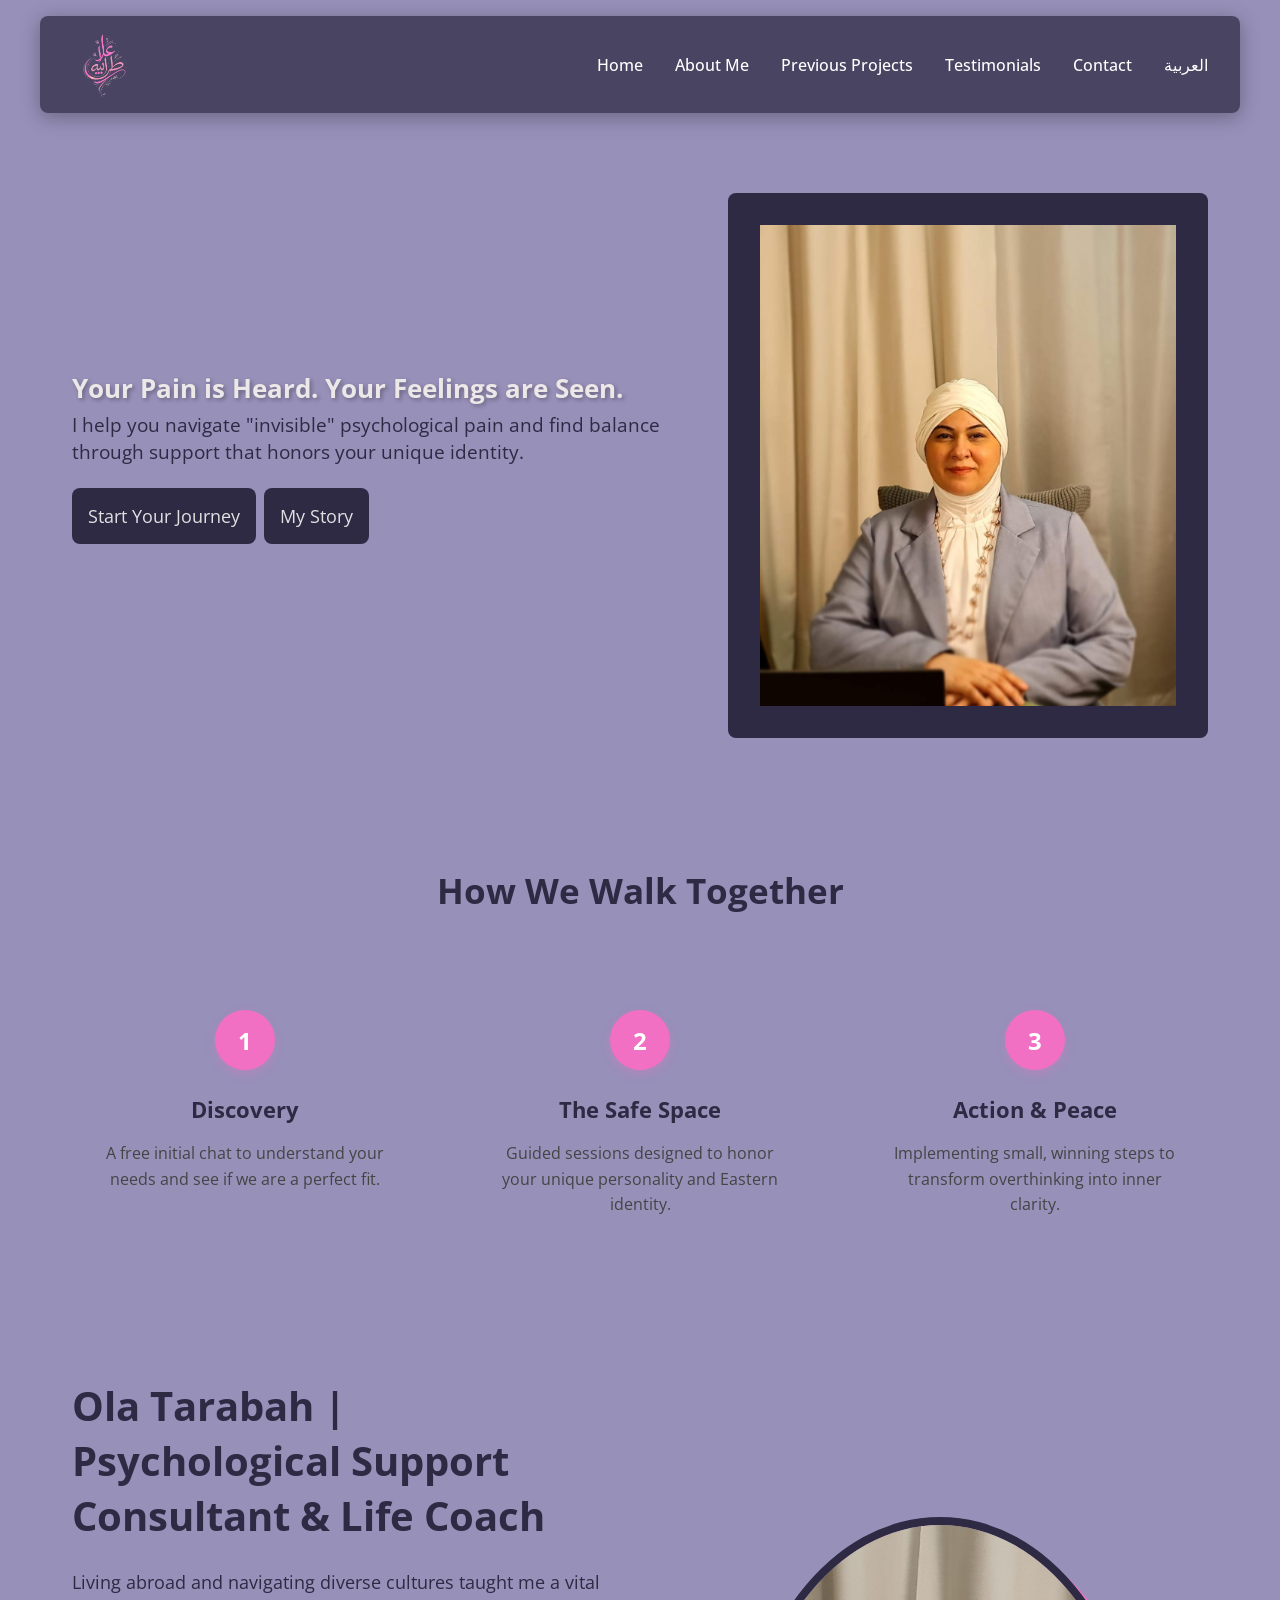
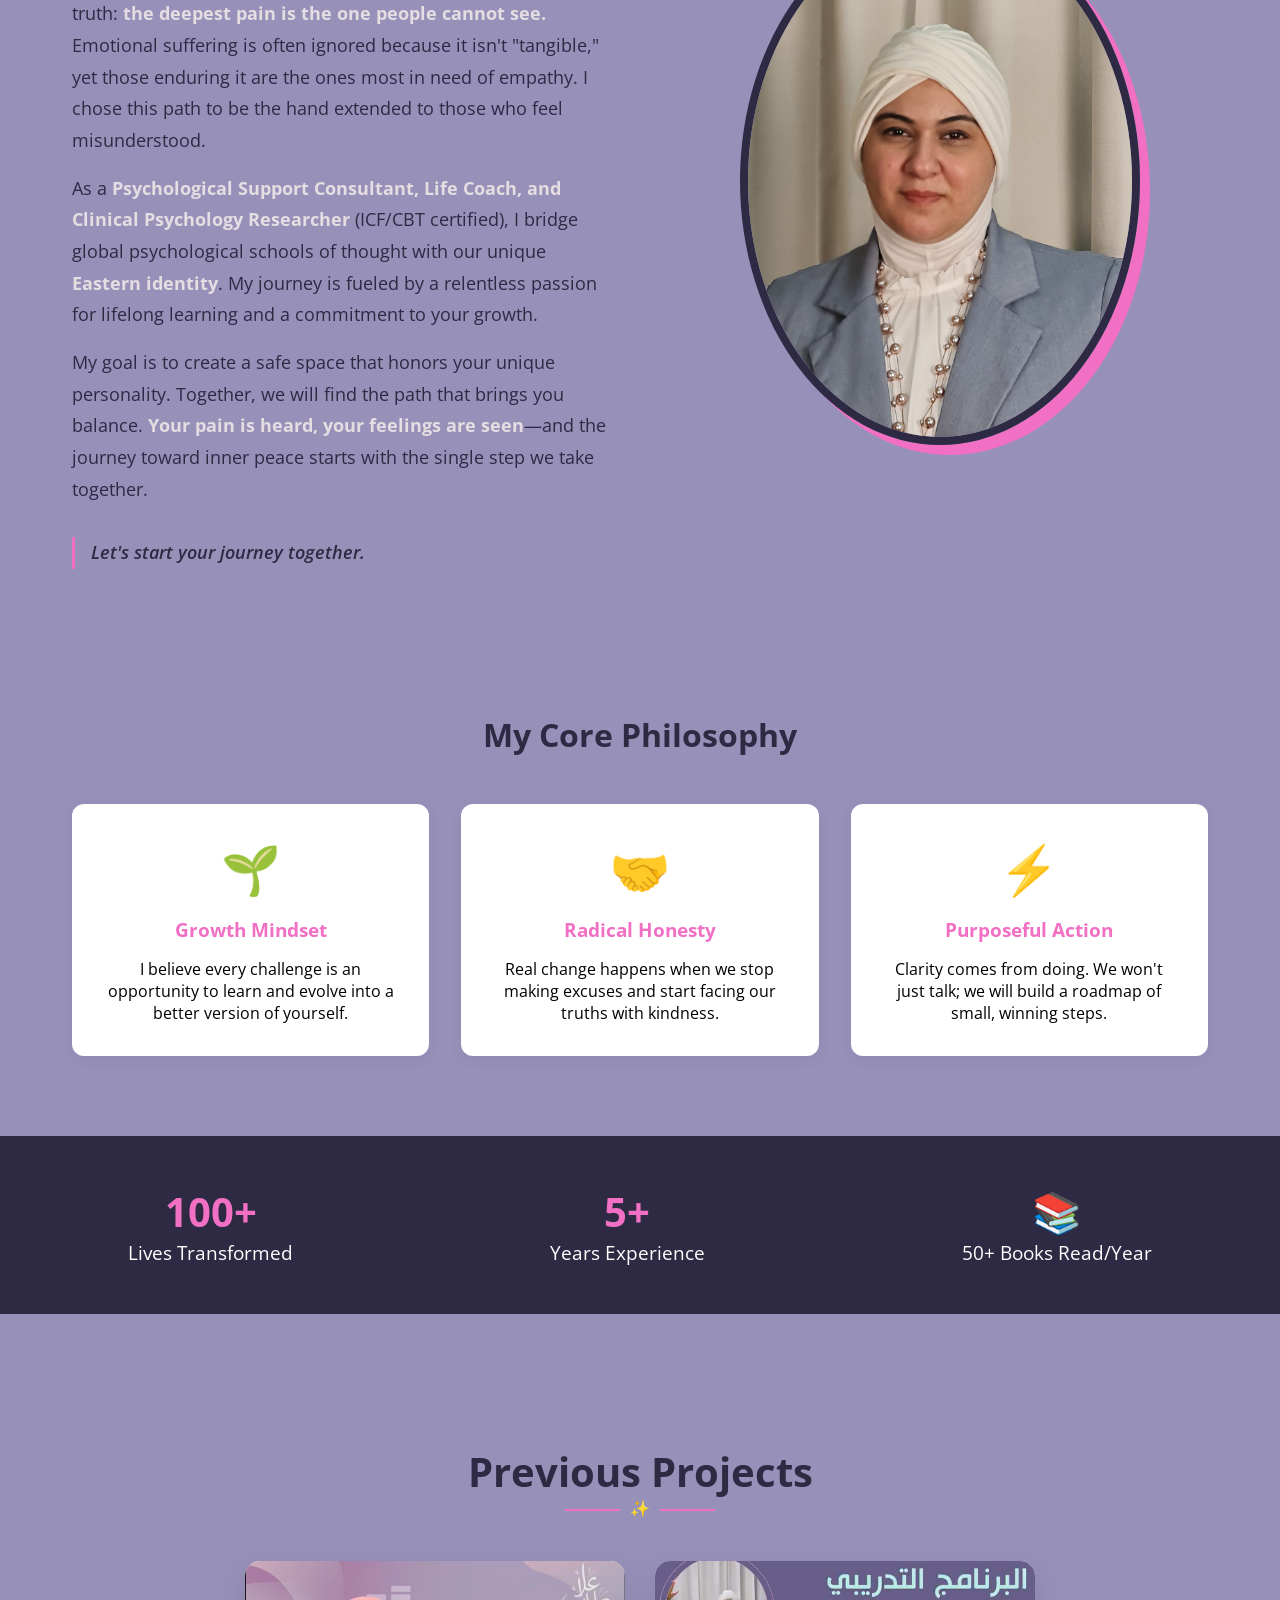
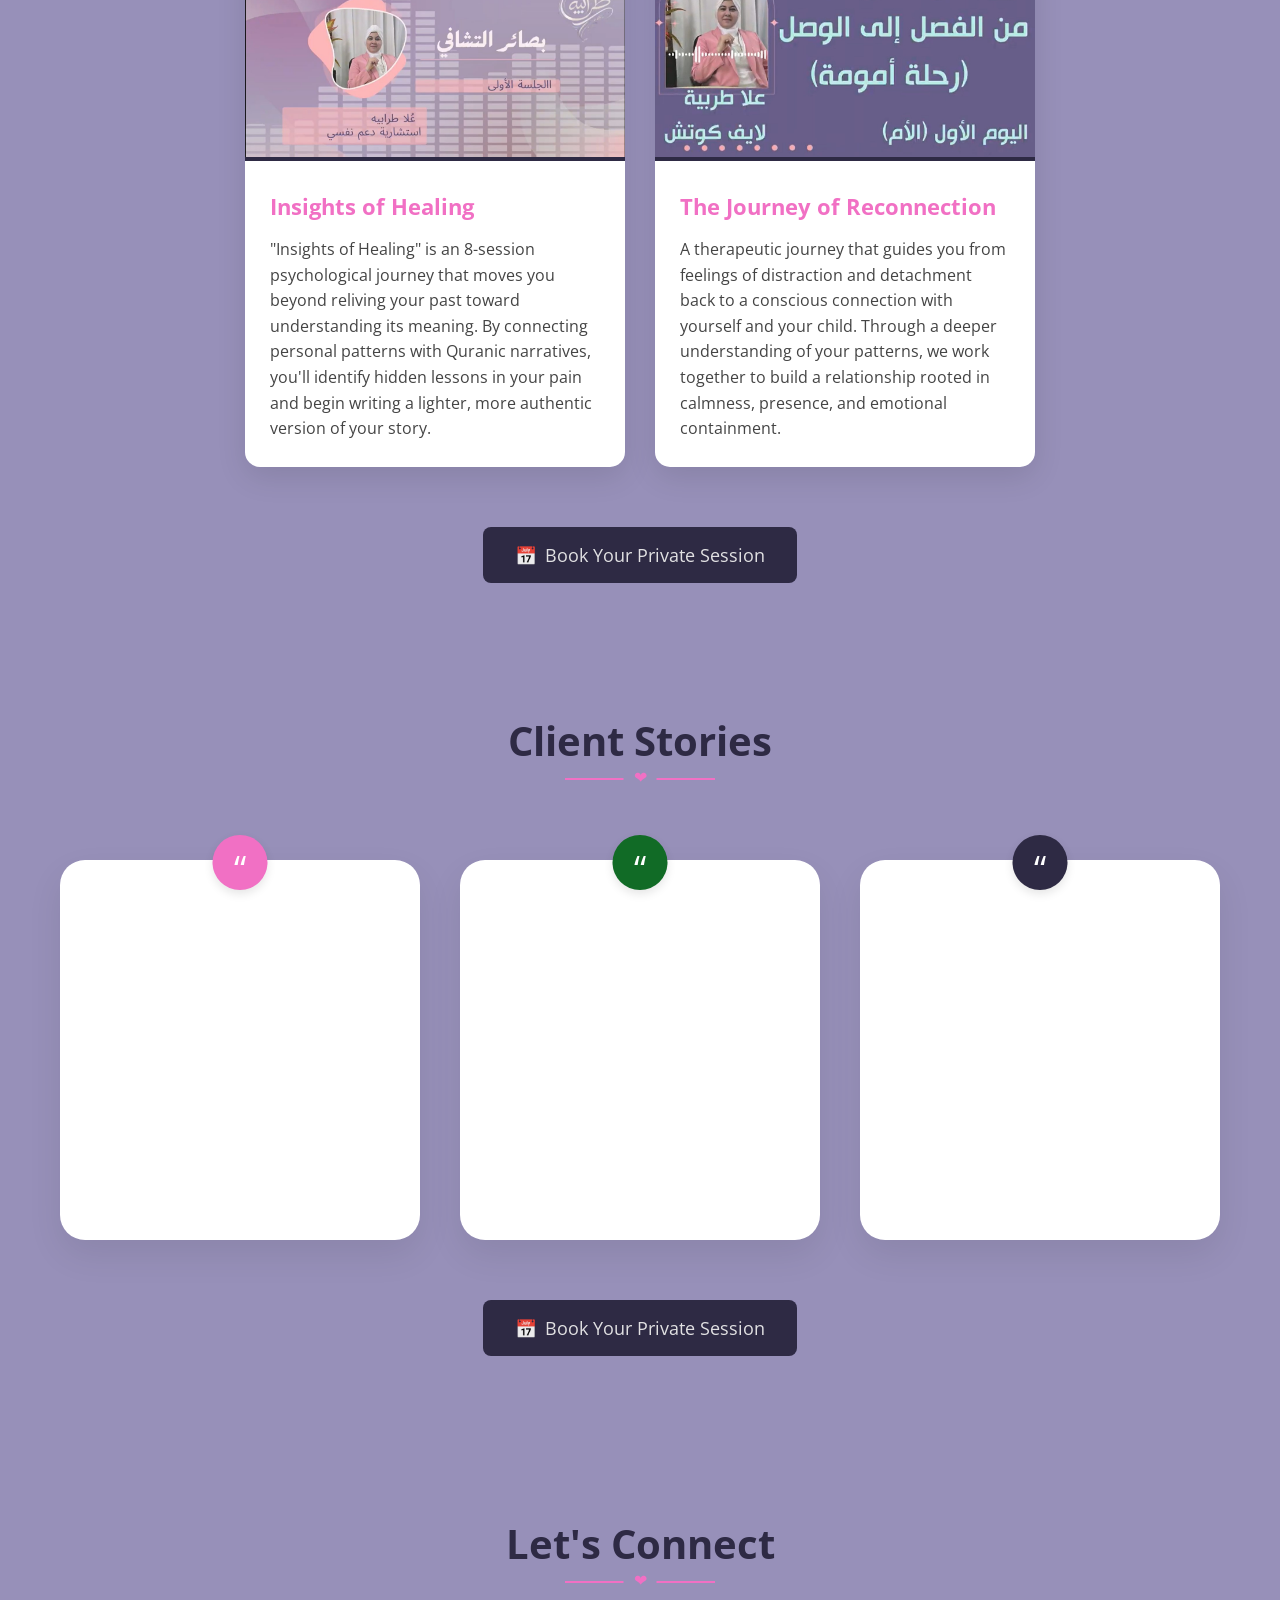
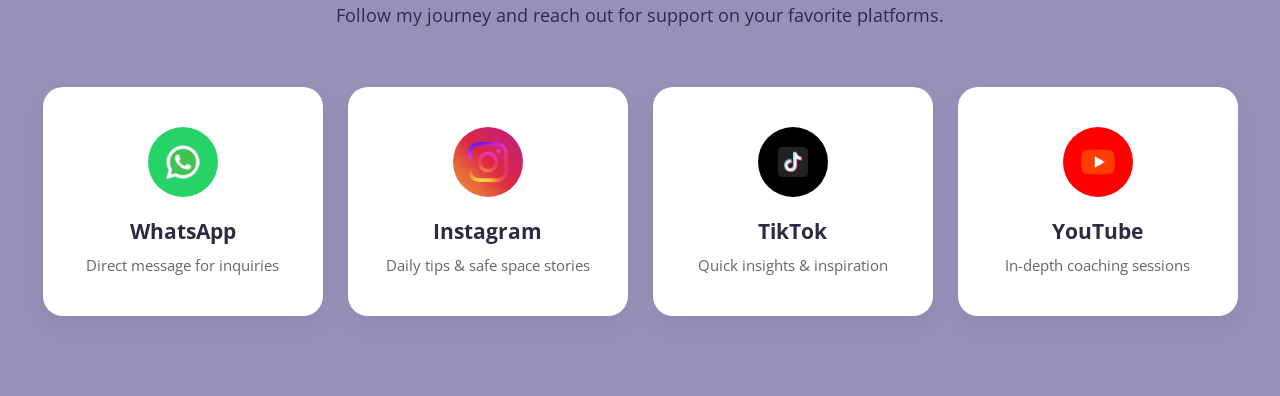
<file: landing page/index-en.html>
<!DOCTYPE html>
<html lang="en">
<head>
    <meta charset="UTF-8">
    <meta name="viewport" content="width=device-width, initial-scale=1.0">
    <title>Ola Tarabah Life Coach</title>
    <link rel="stylesheet" href="style.css">
</head>
<body>
    <!-- ============ HEADER: logo, nav links, mobile menu button ============ -->
    <header class="header">
        <img src="img/logo.png" alt="logo" class="logo">
        <button class="menu-toggle" id="menuToggle" aria-label="Open menu" aria-expanded="false">
            <span></span>
            <span></span>
            <span></span>
        </button>
        <nav class="navigation" id="navigation">
            <ul>
                <li><a href="#hero">Home</a></li>
                <li><a href="#aboutme">About Me</a></li>
                <li><a href="#previousproject">Previous Projects</a></li>
                <li><a href="#Testimonials">Testimonials</a></li>
                <li><a href="#contact">Contact</a></li>
                <li><a href="index.html" class="lang-switch">العربية</a></li>
            </ul>
        </nav>
    </header>

    <!-- Floating "scroll to top" button, shown by JS after scrolling down -->
    <button class="back-to-top" id="backToTop" aria-label="Back to top">↑</button>

    <!-- ============ HERO: headline + CTA buttons + portrait ============ -->
    <section id="hero" class="hero">
    <div class="herosub">
        <h1 class="titel1">Your Pain is Heard. Your Feelings are Seen.</h1>
        <h2 class="tital2">I help you navigate "invisible" psychological pain and find balance through support that honors your unique identity.</h2>
    
        <div class="herobutton">
            <a href="booking-en.html">Start Your Journey</a>
            <a href="#aboutme">My Story</a>
        </div>
    </div>
    <img src="img/ola pic.jpg" alt="Ola Tarabieh - Life Coach" class="heropic">
    </section>

    <!-- ============ PROCESS: the 3-step coaching journey ============ -->
    <section class="process-section">
    <h2 class="process-title">How We Walk Together</h2>
    <div class="process-container">
        <div class="process-step">
            <div class="step-number">1</div>
            <h3>Discovery</h3>
            <p>A free initial chat to understand your needs and see if we are a perfect fit.</p>
        </div>

        <div class="process-step">
            <div class="step-number">2</div>
            <h3>The Safe Space</h3>
            <p>Guided sessions designed to honor your unique personality and Eastern identity.</p>
        </div>

        <div class="process-step">
            <div class="step-number">3</div>
            <h3>Action & Peace</h3>
            <p>Implementing small, winning steps to transform overthinking into inner clarity.</p>
        </div>
    </div>
    </section>

    <!-- ============ ABOUT ME: bio + portrait photo ============ -->
    <section id="aboutme" class="aboutme">
    <div class="about-content">
        <h2> Ola Tarabah | Psychological Support Consultant & Life Coach</h2>
        <p>
            Living abroad and navigating diverse cultures taught me a vital truth: <strong>the deepest pain is the one people cannot see.</strong> Emotional suffering is often ignored because it isn't "tangible," yet those enduring it are the ones most in need of empathy. I chose this path to be the hand extended to those who feel misunderstood.
        </p>

        <p>
            As a <strong>Psychological Support Consultant, Life Coach, and Clinical Psychology Researcher</strong> (ICF/CBT certified), I bridge global psychological schools of thought with our unique <strong>Eastern identity</strong>. My journey is fueled by a relentless passion for lifelong learning and a commitment to your growth.
        </p>

        <p>
            My goal is to create a safe space that honors your unique personality. Together, we will find the path that brings you balance. <strong>Your pain is heard, your feelings are seen</strong>—and the journey toward inner peace starts with the single step we take together.
        </p>
        <div class="about-sig">
            <p><em>Let's start your journey together.</em></p>
        </div>
    </div>
    <div class="about-image">
        <img src="img/ola.jpg" alt="Ola Tarabah" class="about-img-style">
    </div>
    </section>

    <!-- ============ CORE VALUES: 3 philosophy cards ============ -->
    <section class="values-section">
    <h2 class="section-title">My Core Philosophy</h2>
    <div class="values-grid">
        <div class="value-card">
            <span class="value-icon">🌱</span>
            <h3>Growth Mindset</h3>
            <p>I believe every challenge is an opportunity to learn and evolve into a better version of yourself.</p>
        </div>
        <div class="value-card">
            <span class="value-icon">🤝</span>
            <h3>Radical Honesty</h3>
            <p>Real change happens when we stop making excuses and start facing our truths with kindness.</p>
        </div>
        <div class="value-card">
            <span class="value-icon">⚡</span>
            <h3>Purposeful Action</h3>
            <p>Clarity comes from doing. We won't just talk; we will build a roadmap of small, winning steps.</p>
        </div>
    </div>
    </section>

    <!-- ============ FUN FACTS: quick stats bar ============ -->
    <section class="fun-facts">
        <div class="fact-item"><strong>100+</strong> Lives Transformed</div>
        <div class="fact-item"><strong>5+</strong> Years Experience</div>
        <div class="fact-item"><strong>📚</strong> 50+ Books Read/Year</div>
    </section>

    <!-- ============ PREVIOUS PROJECTS: past coaching programs ============ -->
    <section id="previousproject">
    <div class="PS">
        <header class="ps_header">
            <h2 class="PS_tital">Previous Projects</h2>
            <div class="Ps_div"><span class="PS_icon">✨</span></div>
        </header>
        <div class="PS_project">
            <article class="project12">
                <div class="P_Img"><img src="img/project2.jpg" alt="بصائر التشافي"></div>
                <div class="P_info">
                    <h3>Insights of Healing</h3>
                    <p>"Insights of Healing" is an 8-session psychological journey that moves you beyond reliving your past toward understanding its meaning. By connecting personal patterns with Quranic narratives, you'll identify hidden lessons in your pain and begin writing a lighter, more authentic version of your story.</p>
                </div>
            </article>

            <article class="project12">
                <div class="P_Img"><img src="img/project1.jpg" alt="من الفصل الى الوصل"></div>
                <div class="P_info">
                    <h3>The Journey of Reconnection</h3>
                    <p>A therapeutic journey that guides you from feelings of distraction and detachment back to a conscious connection with yourself and your child. Through a deeper understanding of your patterns, we work together to build a relationship rooted in calmness, presence, and emotional containment.</p>
                </div>
            </article>
        </div>
        <footer class="ts-footer">
            <a href="booking-en.html" class="ts-booking-btn">
                <span class="ts-calendar-icon">📅</span>
                Book Your Private Session
            </a>
        </footer>
    </div>
    </section>

    <!-- ============ TESTIMONIALS: client quote cards ============ -->
    <section id="Testimonials">
    <div class="ts-container">
        <header class="ts-header">
            <h2 class="ts-main-title">Client Stories</h2>
            <div class="ts-title-divider">
                <span class="ts-heart">❤</span>
            </div>
        </header>

        <div class="ts-cards-wrapper">
            <article class="ts-card">
                <div class="ts-quote-icon ts-bg-pink" aria-hidden="true">“</div>
                <div class="ts-anim-wrapper">
                    <p>حبيت الورشة</p>
                    <p>كل الشكر لكم.</p>
                    <p>شكرا على مجهودكم</p>
                </div>
            </article>

            <article class="ts-card">
                <div class="ts-quote-icon ts-bg-purple" aria-hidden="true">“</div>
                <div class="ts-anim-wrapper">
                    <p>	المحاضرة إيجابية وناجحة</p>
                    <p>	شكرااا الورشة جميلة ومفيدة</p>
                    <p>	شكراً جزيلاً ما قصرتوا</p>
                </div>
            </article>

            <article class="ts-card">
                <div class="ts-quote-icon ts-bg-dark" aria-hidden="true">“</div>
                <div class="ts-anim-wrapper">
                    <p>.جميلة بس طويلة</p>
                    <p>طلعنا من المود، حلوة ومفيدة، يعطيكم العافية</p>
                    <p>يعطيكم العافية كانت الورشة ممتازة وفعالة</p>
                </div>
            </article>
        </div>

        <footer class="ts-footer">
            <a href="booking-en.html" class="ts-booking-btn">
                <span class="ts-calendar-icon">📅</span>
                Book Your Private Session
            </a>
        </footer>
    </div>
    </section>

    <!-- ============ CONTACT: social media link cards ============ -->
    <section id="contact">
    <div class="contact-container">
        <header class="contact-header">
            <h2 class="contact-title">Let's Connect</h2>
            <div class="contact-divider">
                <span class="contact-heart">❤</span>
            </div>
            <p class="contact-subtitle">Follow my journey and reach out for support on your favorite platforms.</p>
        </header>

        <div class="social-grid">
            <a href="https://api.whatsapp.com/send?phone=971508780362" class="social-card" target="_blank">
                <div class="social-icon whatsapp-bg"><img src="img/icons8-whatsapp-48.apng.jpg" alt="" class="logoimg"></div>
                <h3>WhatsApp</h3>
                <p>Direct message for inquiries</p>
            </a>

            <a href="https://www.instagram.com/life.coach.ola/" class="social-card" target="_blank">
                <div class="social-icon instagram-bg"><img src="img/Instagram_Glyph_Gradient.png" alt="" class="logoimg"></div>
                <h3>Instagram</h3>
                <p>Daily tips & safe space stories</p>
            </a>

            <a href="https://www.tiktok.com/@ola.tarabay" class="social-card" target="_blank">
                <div class="social-icon tiktok-bg"><img src="img/icons8-tiktok-30.png" alt="img/icons8-tiktok-30.png" class="logoimg"></div>
                <h3>TikTok</h3>
                <p>Quick insights & inspiration</p>
            </a>

            <a href="https://www.youtube.com/@olatarabay.lifecoach" class="social-card" target="_blank">
                <div class="social-icon youtube-bg"><img src="img/icons8-youtube-48.png" alt="youtube" class="logoimg"></div>
                <h3>YouTube</h3>
                <p>In-depth coaching sessions</p>
            </a>
        </div>
    </div>
    </section>

    <!-- ============ SCRIPT: mobile menu, hide-on-scroll header, back-to-top ============ -->
    <script>
        const menuToggle = document.getElementById('menuToggle');
        const navigation = document.getElementById('navigation');
        const header = document.querySelector('.header');
        const backToTop = document.getElementById('backToTop');

        // Toggle the mobile nav dropdown open/closed
        menuToggle.addEventListener('click', () => {
            const isOpen = navigation.classList.toggle('open');
            menuToggle.classList.toggle('open', isOpen);
            menuToggle.setAttribute('aria-expanded', isOpen);
        });

        // Close the mobile nav whenever a link is clicked
        navigation.querySelectorAll('a').forEach(link => {
            link.addEventListener('click', () => {
                navigation.classList.remove('open');
                menuToggle.classList.remove('open');
                menuToggle.setAttribute('aria-expanded', 'false');
            });
        });

        // Hide the header on scroll-down, reveal it on scroll-up;
        // also show/hide the "back to top" button based on scroll position
        let lastScrollY = window.scrollY;
        window.addEventListener('scroll', () => {
            const currentScrollY = window.scrollY;

            if (currentScrollY > lastScrollY && currentScrollY > 120 && !navigation.classList.contains('open')) {
                header.classList.add('hide-header');
            } else {
                header.classList.remove('hide-header');
            }
            lastScrollY = currentScrollY;

            if (currentScrollY > 400) {
                backToTop.classList.add('visible');
            } else {
                backToTop.classList.remove('visible');
            }
        });

        // Smooth-scroll to top when the button is clicked
        backToTop.addEventListener('click', () => {
            window.scrollTo({ top: 0, behavior: 'smooth' });
        });

        // If the visitor is already signed in (saved from a previous visit),
        // send the booking buttons straight to WhatsApp — same as "Start Your Journey" —
        // instead of back through the sign in / sign up page.
        (function applySavedSession() {
            try {
                const currentEmail = localStorage.getItem('ola_coach_current_user');
                if (!currentEmail) return;
                const users = JSON.parse(localStorage.getItem('ola_coach_users')) || [];
                const isValidUser = users.some(u => u.email === currentEmail);
                if (!isValidUser) return;

                document.querySelectorAll('.ts-booking-btn').forEach(btn => {
                    btn.setAttribute('href', 'https://api.whatsapp.com/send?phone=971508780362');
                    btn.setAttribute('target', '_blank');
                });
            } catch {
                // localStorage unavailable — leave the default booking-page links as-is
            }
        })();
    </script>
</body>
</html>
</file>
<file: landing page/style.css>
/* ============================================================
   OLA TARABAH — LIFE COACH WEBSITE STYLESHEET
   ============================================================
   This file is organized top to bottom to match the order of
   sections in the HTML pages (index.html / index-en.html):

     1.  Fonts & Variables      - colors/spacing reused everywhere
     2.  Reset & Base           - global resets, body, images
     3.  RTL Support            - Arabic-only overrides (kept in
                                  ONE place so they're easy to find)
     4.  Header & Navigation    - logo, nav links, mobile menu button
     5.  Back To Top Button
     6.  Hero Section
     7.  Process / "How We Walk Together"
     8.  About Me
     9.  Core Values
     10. Fun Facts
     11. Previous Projects
     12. Testimonials
     13. Contact / Social Links
     14. Responsive Breakpoints - Tablet, Mobile, Small Mobile
         (kept together at the bottom so all screen-size rules
         live in one predictable place, grouped by component)
   ============================================================ */


/* ============================================================
   1. FONTS & VARIABLES
   ============================================================ */
@import url('https://fonts.googleapis.com/css2?family=Open+Sans:ital,wght@0,300..800;1,300..800&display=swap');

:root {
    /* Brand colors — change here to re-theme the whole site */
    --color-dark: #2e2a44;          /* main dark purple (text, buttons, header bg) */
    --color-dark-translucent: #2e2a44be; /* header background (with transparency) */
    --color-accent: #f170c4;        /* pink accent (highlights, hover, icons) */
    --color-bg: #9790b9;            /* page background (lavender) */
    --color-text-muted: #444444;    /* body copy on white cards */
    --color-white: #ffffff;

    /* Spacing helpers used across sections */
    --max-width: 1200px;
    --radius-md: 8px;
    --radius-lg: 20px;
}


/* ============================================================
   2. RESET & BASE
   ============================================================ */
* {
    margin: 0;
    padding: 0;
    box-sizing: border-box;
    scroll-behavior: smooth;
    font-family: "Open Sans", sans-serif;
}

html, body {
    overflow-x: hidden;   /* prevents accidental horizontal scroll on small screens */
    max-width: 100%;
}

body {
    background-color: var(--color-bg);
}

img {
    max-width: 100%;      /* safety net so no image can ever overflow its container */
    height: auto;
}


/* ============================================================
   3. RTL SUPPORT (Arabic page only)
   ------------------------------------------------------------
   Everything Arabic-specific lives HERE, in one place, instead
   of being scattered through the file. `html[dir="rtl"]` is set
   by the Arabic index.html (<html lang="ar" dir="rtl">).
   Note: flex layouts using default "row" already re-order
   themselves correctly under dir="rtl" — that's why most
   components below do NOT need an RTL override at all. Only
   the few exceptions that need one are listed here.
   ============================================================ */
html[dir="rtl"] {
    direction: rtl;
}
html[dir="rtl"] .aboutme {
    flex-direction: row-reverse;   /* mirrors image/text side on desktop */
}
html[dir="rtl"] .P_info {
    text-align: right;
}
html[dir="rtl"] .herosub {
    text-align: right;
}
html[dir="rtl"] .about-sig {
    padding-left: 0;
    padding-right: 1rem;
    border-left: none;
    border-right: 3px solid var(--color-accent);  /* flip the accent line to the correct side */
}
html[dir="rtl"] .back-to-top {
    right: auto;
    left: 24px;   /* keep the button on the "outer" side in Arabic too */
}


/* ============================================================
   4. HEADER & NAVIGATION
   ============================================================ */
.logo { width: 65px; display: flex; align-items: center; flex-shrink: 0; }
.logo img { width: 100%; height: auto; display: block; }

.header {
    display: flex;
    justify-content: space-between;
    align-items: center;
    margin: 1rem auto;
    padding: 1rem 2rem;
    position: sticky;
    top: 10px;
    max-width: var(--max-width);
    background-color: var(--color-dark-translucent);
    border-radius: var(--radius-md);
    z-index: 1000;
    box-shadow: 0 4px 20px rgba(0, 0, 0, 0.3);
    transition: transform 0.35s ease;   /* smooth hide/show on scroll */
}
.header.hide-header {
    transform: translateY(-150%);   /* toggled by JS when scrolling down */
}

.navigation ul {
    list-style-type: none;
    display: flex;
    gap: 2rem;
    margin: 0;
    padding: 0;
}
.navigation a {
    text-decoration: none;
    display: flex;
    color: var(--color-white);
    transition: transform 0.2s ease, color 0.2s ease;
    font-weight: 500;
    white-space: nowrap;
}
.navigation a:hover {
    transform: scale(1.1);
    color: var(--color-accent);
}

/* Hamburger button — only visible on mobile (see breakpoint below) */
.menu-toggle {
    display: none;
    flex-direction: column;
    justify-content: center;
    gap: 5px;
    width: 34px;
    height: 34px;
    background: none;
    border: none;
    cursor: pointer;
    padding: 0;
    flex-shrink: 0;
}
.menu-toggle span {
    display: block;
    width: 100%;
    height: 3px;
    background-color: var(--color-white);
    border-radius: 3px;
    transition: transform 0.3s ease, opacity 0.3s ease;
}
/* Turns the 3 bars into an "X" when the menu is open (JS toggles .open) */
.menu-toggle.open span:nth-child(1) { transform: translateY(8px) rotate(45deg); }
.menu-toggle.open span:nth-child(2) { opacity: 0; }
.menu-toggle.open span:nth-child(3) { transform: translateY(-8px) rotate(-45deg); }


/* ============================================================
   5. BACK TO TOP BUTTON
   ------------------------------------------------------------
   Fixed circular button, hidden by default, shown by JS once
   the user scrolls down (adds .visible), scrolls page to top
   when clicked.
   ============================================================ */
.back-to-top {
    position: fixed;
    bottom: 24px;
    right: 24px;
    width: 48px;
    height: 48px;
    background-color: var(--color-dark);
    color: var(--color-white);
    border: none;
    border-radius: 50%;
    font-size: 1.4rem;
    display: flex;
    align-items: center;
    justify-content: center;
    cursor: pointer;
    box-shadow: 0 4px 15px rgba(0, 0, 0, 0.3);
    opacity: 0;
    visibility: hidden;
    transform: translateY(15px);
    transition: opacity 0.3s ease, transform 0.3s ease, visibility 0.3s ease;
    z-index: 999;
}
.back-to-top.visible { opacity: 1; visibility: visible; transform: translateY(-20px); }



/* ============================================================
   6. HERO SECTION
   ============================================================ */
.hero {
    display: flex;
    justify-content: space-between;
    align-items: center;
    margin: 5rem auto;
    max-width: var(--max-width);
    padding: 0 2rem;
}
.herosub { display: flex; flex-direction: column; gap: 0.4rem; }
.herosub h1 { font-size: 1.6rem; }

.heropic {
    width: 480px;
    background-color: var(--color-dark);
    padding: 2rem;
    border-radius: var(--radius-md);
}

.herobutton { display: flex; margin: 1rem 0; gap: 0.5rem; }
.herobutton a {
    text-decoration: none;
    font-size: large;
    padding: 1rem;
    color: #eeeeeeee;
    background-color: var(--color-dark);
    border-radius: var(--radius-md);
}
.herobutton a:hover { color: var(--color-accent); }

.titel1 { color: hwb(0 91% 7%); text-shadow: 2px 2px 4px rgba(0, 0, 0, 0.3); }
.tital2 { color: var(--color-dark); font-size: 1.2rem; font-weight: 400; line-height: 1.4; }


/* ============================================================
   7. PROCESS SECTION ("How We Walk Together")
   ============================================================ */
.process-section { max-width: var(--max-width); margin: 8rem auto; padding: 0 2rem; text-align: center; }
.process-title { color: var(--color-dark); font-size: 2.2rem; margin-bottom: 4rem; }
.process-container { display: flex; justify-content: space-between; gap: 3rem; flex-wrap: wrap; }
.process-step { flex: 1; min-width: 250px; position: relative; padding: 2rem; }
.step-number {
    width: 60px; height: 60px;
    background-color: var(--color-accent);
    color: white;
    font-size: 1.5rem;
    font-weight: bold;
    display: flex;
    align-items: center;
    justify-content: center;
    border-radius: 50%;
    margin: 0 auto 1.5rem;
    box-shadow: 0 4px 10px rgba(241, 112, 196, 0.3);
}
.process-step h3 { color: var(--color-dark); margin-bottom: 1rem; font-size: 1.4rem; }
.process-step p { color: var(--color-text-muted); line-height: 1.6; font-size: 1rem; }


/* ============================================================
   8. ABOUT ME SECTION
   ============================================================ */
.aboutme {
    display: flex;
    justify-content: space-between;
    align-items: center;
    margin: 8rem auto;
    padding: 0 2rem;
    max-width: var(--max-width);
    gap: 4rem;
}
.about-content { flex: 1; }
.about-content h2 { font-size: 2.5rem; color: var(--color-dark); margin-bottom: 1.5rem; }
.about-content p { font-size: 1.1rem; line-height: 1.8; color: var(--color-dark); margin-bottom: 1rem; }
.about-content strong { color: #e4dde1; font-weight: 700; }
.about-sig {
    margin-top: 2rem;
    padding-left: 1rem;
    border-left: 3px solid var(--color-accent);
    font-style: italic;
    color: var(--color-dark);
    font-weight: 600;
}
.about-image { flex: 1; display: flex; justify-content: center; }
.about-img-style {
    width: 100%;
    max-width: 400px;
    border-radius: 50%;
    border: 8px solid var(--color-dark);
    box-shadow: 10px 10px 0px var(--color-accent);
}


/* ============================================================
   9. CORE VALUES SECTION
   ============================================================ */
.values-section { max-width: var(--max-width); margin: 5rem auto; padding: 0 2rem; text-align: center; }
.section-title { color: var(--color-dark); font-size: 2rem; margin-bottom: 3rem; }
.values-grid { display: flex; gap: 2rem; justify-content: space-between; flex-wrap: wrap; }
.value-card {
    flex: 1;
    min-width: 250px;
    background: var(--color-white);
    padding: 2rem;
    border-radius: 12px;
    box-shadow: 0 4px 15px rgba(0, 0, 0, 0.05);
    transition: transform 0.3s ease;
}
.value-card:hover { transform: translateY(-10px); }
.value-icon { font-size: 3rem; display: block; margin-bottom: 1rem; }
.value-card h3 { color: var(--color-accent); margin-bottom: 1rem; }


/* ============================================================
   10. FUN FACTS BAR
   ============================================================ */
.fun-facts {
    background-color: var(--color-dark);
    color: white;
    display: flex;
    justify-content: space-around;
    padding: 3rem 1rem;
    margin: 5rem 0;
    flex-wrap: wrap;
    gap: 2rem;
}
.fact-item { font-size: 1.2rem; text-align: center; }
.fact-item strong { display: block; font-size: 2.5rem; color: var(--color-accent); }


/* ============================================================
   11. PREVIOUS PROJECTS SECTION
   ============================================================ */
.PS { max-width: var(--max-width); margin: 0 auto; text-align: center; padding: 50px 20px; }
.PS_tital { font-size: 2.5rem; color: var(--color-dark); margin-bottom: 10px; }
.Ps_div { height: 2px; background: var(--color-accent); width: 150px; margin: 0 auto 50px; position: relative; }
.PS_icon {
    position: absolute; top: -12px; left: 50%;
    transform: translateX(-50%);
    background: var(--color-bg);
    padding: 0 10px;
    color: var(--color-accent);
}
.PS_project { display: flex; gap: 30px; justify-content: center; flex-wrap: wrap; }
.project12 {
    background: var(--color-white);
    border-radius: 15px;
    overflow: hidden;
    flex: 1;
    min-width: 280px;
    max-width: 380px;
    box-shadow: 0 10px 30px rgba(0, 0, 0, 0.1);
    transition: transform 0.3s ease;
    display: flex;
    flex-direction: column;
}
.project12:hover { transform: translateY(-10px); }
.P_Img img { width: 100%; height: 200px; object-fit: cover; border-bottom: 4px solid var(--color-dark); }
.P_info { padding: 25px; text-align: left; }
.P_info h3 { color: var(--color-accent); font-size: 1.4rem; margin-bottom: 15px; }
.P_info p { color: var(--color-text-muted); line-height: 1.6; font-size: 1rem; margin: 0; }

/* Shared "Book Your Private Session" button (used in Projects + Testimonials)
   Styled to match the hero's "Start Your Journey" button (.herobutton a)
   so the two calls-to-action feel like the same action across the site. */
.ts-footer { margin-top: 60px; }
.ts-booking-btn {
    display: inline-flex;
    align-items: center;
    gap: 8px;
    background-color: var(--color-dark);
    color: #eeeeeeee;
    text-decoration: none;
    padding: 1rem 2rem;
    border-radius: var(--radius-md);
    font-size: 1.1rem;
    transition: color 0.2s ease;
}
.ts-booking-btn:hover {
    color: var(--color-accent);
}


/* ============================================================
   12. TESTIMONIALS SECTION
   ============================================================ */
.ts-container { max-width: var(--max-width); margin: 0 auto; text-align: center; padding: 80px 20px; }
.ts-main-title { font-size: 2.5rem; color: var(--color-dark); margin-bottom: 10px; }
.ts-title-divider { height: 2px; background: var(--color-accent); width: 150px; margin: 0 auto 80px; position: relative; }
.ts-heart {
    position: absolute; top: -12px; left: 50%;
    transform: translateX(-50%);
    background: var(--color-bg);
    padding: 0 10px;
    color: var(--color-accent);
}
.ts-cards-wrapper { display: flex; gap: 40px; justify-content: center; flex-wrap: wrap; }
.ts-card {
    background: var(--color-white);
    border-radius: 25px;
    padding: 60px 30px;
    flex: 1;
    min-width: 280px;
    max-width: 360px;
    min-height: 380px;
    box-shadow: 0 15px 35px rgba(0, 0, 0, 0.08);
    position: relative;
    display: flex;
    align-items: center;
    justify-content: center;
}
.ts-quote-icon {
    position: absolute; top: -25px; left: 50%;
    transform: translateX(-50%);
    width: 55px; height: 55px;
    border-radius: 50%;
    color: white;
    font-size: 35px;
    line-height: 65px;
    z-index: 10;
    box-shadow: 0 4px 10px rgba(0, 0, 0, 0.1);
    text-align: center;
}
.ts-bg-pink { background: var(--color-accent); }
.ts-bg-purple { background: #116b26; }
.ts-bg-dark { background: var(--color-dark); }

/* Each card cycles through 3 quotes automatically */
.ts-anim-wrapper { position: relative; width: 100%; height: 100px; display: flex; align-items: center; justify-content: center; }
.ts-anim-wrapper p {
    position: absolute;
    width: 100%;
    margin: 0;
    color: var(--color-text-muted);
    line-height: 1.8;
    font-size: 1.05rem;
    font-style: italic;
    opacity: 0;
    animation: cycleQuotes 12s infinite ease-in-out;
}
.ts-anim-wrapper p:nth-child(2) { animation-delay: 4s; }
.ts-anim-wrapper p:nth-child(3) { animation-delay: 8s; }
@keyframes cycleQuotes {
    0%   { opacity: 0; transform: translateY(10px); }
    5%   { opacity: 1; transform: translateY(0); }
    30%  { opacity: 1; transform: translateY(0); }
    35%  { opacity: 0; transform: translateY(-10px); }
    100% { opacity: 0; }
}


/* ============================================================
   13. CONTACT / SOCIAL LINKS SECTION
   ============================================================ */
#contact { padding: 80px 20px; background-color: var(--color-bg); text-align: center; }
.contact-container { max-width: var(--max-width); margin: 0 auto; }
.contact-title { font-size: 2.5rem; color: var(--color-dark); margin-bottom: 10px; }
.contact-divider { height: 2px; background: var(--color-accent); width: 150px; margin: 0 auto 20px; position: relative; }
.contact-heart {
    position: absolute; top: -12px; left: 50%;
    transform: translateX(-50%);
    background: var(--color-bg);
    padding: 0 10px;
    color: var(--color-accent);
}
.contact-subtitle { color: var(--color-dark); font-size: 1.1rem; margin-bottom: 60px; }

.social-grid { display: flex; gap: 25px; justify-content: center; flex-wrap: wrap; }
.social-card {
    background: var(--color-white);
    border-radius: var(--radius-lg);
    padding: 40px 20px;
    flex: 1;
    min-width: 220px;
    max-width: 280px;
    text-decoration: none;
    box-shadow: 0 10px 25px rgba(0, 0, 0, 0.05);
    transition: transform 0.3s ease, box-shadow 0.3s ease;
    display: flex;
    flex-direction: column;
    align-items: center;
}
.social-card:hover { transform: translateY(-10px); box-shadow: 0 15px 35px rgba(0, 0, 0, 0.1); }
.social-icon {
    width: 70px; height: 70px;
    border-radius: 50%;
    display: flex;
    align-items: center;
    justify-content: center;
    font-size: 2rem;
    margin-bottom: 20px;
    color: white;
}
.logoimg { width: 40px; height: 40px; object-fit: contain; }
.whatsapp-bg  { background-color: #25D366; }
.instagram-bg { background: linear-gradient(45deg, #f09433 0%, #e6683c 25%, #dc2743 50%, #cc2366 75%, #bc1888 100%); }
.tiktok-bg    { background-color: #000000; }
.youtube-bg   { background-color: #FF0000; }
.social-card h3 { color: var(--color-dark); font-size: 1.3rem; margin-bottom: 10px; }
.social-card p { color: #666; font-size: 0.95rem; line-height: 1.4; }


/* ============================================================
   14. RESPONSIVE BREAKPOINTS
   ------------------------------------------------------------
   Grouped by screen size (not by component) so it's easy to
   check "what happens at this width" in one place. Within each
   breakpoint, rules follow the SAME top-to-bottom order as the
   sections above.
   ============================================================ */

/* ---------- TABLET: 769px – 1024px ---------- */
@media (max-width: 1024px) and (min-width: 769px) {
    .header { max-width: 95%; padding: 1rem 1.5rem; }
    .navigation ul { gap: 1.2rem; }

    .hero { max-width: 95%; gap: 2rem; }
    .heropic { width: 380px; }
    .titel1 { font-size: 1.4rem; }
    .tital2 { font-size: 1.05rem; }

    .aboutme { max-width: 95%; gap: 2.5rem; }
    .about-content h2 { font-size: 2rem; }

    .process-container,
    .values-grid,
    .PS_project,
    .ts-cards-wrapper,
    .social-grid { gap: 1.5rem; }
}

/* ---------- MOBILE: up to 768px ---------- */
@media (max-width: 768px) {

    /* --- Header & Navigation --- */
    .logo { width: 0px; }
    .logo img { width: 0%; }
    .header {
        flex-direction: row;
        justify-content: space-between;
        padding: 10px 16px;
        margin: 8px;
        top: 8px;
        border-radius: 12px;
        gap: 8px;
        position: sticky;
    }
    .menu-toggle { display: flex; }
    .navigation {
        width: 100%;
        max-height: 0;
        overflow: hidden;
        transition: max-height 0.35s ease;
        position: absolute;
        top: 100%;
        left: 0;
        right: 0;
        background-color: var(--color-dark);
        border-radius: 0 0 12px 12px;
    }
    .navigation.open { max-height: 400px; }
    .navigation ul {
        flex-direction: column;
        flex-wrap: nowrap;
        justify-content: flex-start;
        gap: 0;
        padding: 10px 0;
    }
    .navigation a {
        font-size: 0.95rem;
        padding: 12px 20px;
        background: none;
        border-radius: 0;
        width: 100%;
    }

    /* --- Hero --- */
    .hero { flex-direction: column; padding: 20px 16px; margin: 1rem auto; gap: 24px; text-align: center; }
    .herosub { max-width: 100%; align-items: center; }
    .titel1 { font-size: 1.5rem; line-height: 1.3; }
    .tital2 { font-size: 1rem; }
    .heropic { width: 85%; max-width: 300px; margin: 0 auto; padding: 0.8rem; }
    .herobutton { flex-direction: column; gap: 10px; margin-top: 16px; width: 100%; max-width: 320px; }
    .herobutton a { width: 100%; text-align: center; padding: 14px; font-size: 1rem; }

    /* --- Process --- */
    .process-section { margin: 3rem auto; padding: 0 16px; }
    .process-title { font-size: 1.6rem; margin-bottom: 2rem; }
    .process-container { flex-direction: column; gap: 16px; }
    .process-step { min-width: unset; padding: 1.5rem 1rem; }

    /* --- About Me ---
       Stacks the image above the text. .aboutme uses
       column-reverse so the LAST child (about-image) renders
       FIRST visually. The RTL rule up top (row-reverse) has
       higher specificity than this plain mobile rule, so it
       must be explicitly re-overridden here for Arabic too. */
    .aboutme { flex-direction: column-reverse; padding: 20px 16px; margin: 3rem auto; gap: 24px; text-align: center; }
    html[dir="rtl"] .aboutme { flex-direction: column-reverse; }
    .about-content h2 { font-size: 1.5rem; margin-bottom: 1rem; }
    .about-content p { font-size: 1rem; line-height: 1.7; }
    .about-img-style { width: 65%; max-width: 220px; box-shadow: 6px 6px 0px var(--color-accent); }

    /* --- Values --- */
    .values-section { margin: 2rem auto; padding: 0 16px; }
    .section-title { font-size: 1.6rem; margin-bottom: 2rem; }
    .values-grid { flex-direction: column; gap: 16px; }
    .value-card { min-width: unset; padding: 1.5rem; }

    /* --- Fun Facts --- */
    .fun-facts { padding: 2rem 1rem; margin: 2rem 0; gap: 1.5rem; }
    .fact-item strong { font-size: 2rem; }

    /* --- Previous Projects --- */
    .PS { padding: 30px 16px; }
    .PS_tital { font-size: 1.8rem; }
    .PS_project { flex-direction: column; align-items: center; gap: 20px; }
    .project12 { min-width: unset; max-width: 100%; width: 100%; }
    .P_info { padding: 16px; }
    .P_info h3 { font-size: 1.2rem; }

    /* --- Testimonials --- */
    .ts-container { padding: 50px 16px; }
    .ts-main-title { font-size: 1.8rem; }
    .ts-title-divider { margin-bottom: 50px; }
    .ts-cards-wrapper { flex-direction: column; align-items: center; gap: 40px; }
    .ts-card { min-width: unset; max-width: 100%; width: 100%; padding: 50px 20px 30px; min-height: 180px; }
    .ts-anim-wrapper { height: 130px; }
    .ts-anim-wrapper p { font-size: 0.95rem; }
    .ts-footer { margin-top: 40px; }
    .ts-booking-btn { padding: 1rem 1.8rem; font-size: 1rem; width: 100%; justify-content: center; }

    /* --- Contact / Social --- */
    #contact { padding: 50px 16px; }
    .contact-title { font-size: 1.8rem; }
    .contact-subtitle { font-size: 1rem; margin-bottom: 30px; }
    .social-grid { flex-direction: column; align-items: center; gap: 16px; }
    .social-card { min-width: unset; max-width: 100%; width: 100%; padding: 20px 16px; flex-direction: row; gap: 16px; text-align: left; }
    .social-icon { width: 56px; height: 56px; flex-shrink: 0; margin-bottom: 0; }
    .logoimg { width: 32px; height: 32px; }
    .social-card h3 { font-size: 1.1rem; margin-bottom: 4px; }
    .social-card p { font-size: 0.85rem; }
}

/* ---------- EXTRA SMALL PHONES: up to 380px ---------- */
@media (max-width: 380px) {
    .titel1 { font-size: 1.3rem; }
    .tital2 { font-size: 0.9rem; }
    .navigation a { font-size: 0.72rem; padding: 4px 8px; }
    .header { padding: 8px 12px; }
    .menu-toggle { width: 28px; height: 28px; gap: 4px; }
    .back-to-top { width: 42px; height: 42px; bottom: 16px; right: 16px; font-size: 1.2rem; }
    html[dir="rtl"] .back-to-top { right: auto; left: 16px; }
}

/* ============================================================
   15. AUTH PAGE (Sign In / Sign Up) — booking.html / booking-en.html
   ------------------------------------------------------------
   A self-contained login/register card. No backend: accounts
   are stored in the browser's localStorage (see the <script>
   at the bottom of the auth pages). Good enough for a simple
   client-side gate in front of the WhatsApp booking link.
   ============================================================ */
.auth-page-wrap {
    min-height: calc(100vh - 140px);
    display: flex;
    align-items: center;
    justify-content: center;
    padding: 40px 20px;
}

.auth-card {
    background: var(--color-white);
    border-radius: var(--radius-lg);
    max-width: 420px;
    width: 100%;
    padding: 40px 32px;
    box-shadow: 0 15px 35px rgba(0, 0, 0, 0.15);
}

.auth-title { text-align: center; color: var(--color-dark); font-size: 1.6rem; margin-bottom: 6px; }
.auth-subtitle { text-align: center; color: #777; font-size: 0.95rem; margin-bottom: 28px; }

/* Sign In / Sign Up pill toggle */
.auth-tabs {
    display: flex;
    gap: 6px;
    background: var(--color-bg);
    border-radius: 50px;
    padding: 4px;
    margin-bottom: 28px;
}
.auth-tab {
    flex: 1;
    text-align: center;
    padding: 10px 0;
    border: none;
    background: none;
    border-radius: 50px;
    cursor: pointer;
    font-weight: 600;
    font-size: 0.95rem;
    color: var(--color-dark);
    transition: background-color 0.25s ease, color 0.25s ease;
}
.auth-tab.active { background: var(--color-dark); color: var(--color-white); }

.auth-form { display: none; flex-direction: column; gap: 14px; }
.auth-form.active { display: flex; }

.auth-field { display: flex; flex-direction: column; gap: 6px; }
.auth-field label { font-size: 0.85rem; color: var(--color-dark); font-weight: 600; }
.auth-field input {
    width: 100%;
    padding: 12px 14px;
    border-radius: 10px;
    border: 1px solid #ddd;
    font-size: 1rem;
    font-family: inherit;
}
.auth-field input:focus { outline: none; border-color: var(--color-accent); }

/* Phone field: country-code dropdown + number, side by side */
.auth-phone-row { display: flex; gap: 8px; }
.auth-phone-row select {
    flex: 0 0 auto;
    max-width: 130px;
    padding: 12px 8px;
    border-radius: 10px;
    border: 1px solid #ddd;
    font-size: 0.9rem;
    font-family: inherit;
    background: var(--color-white);
    color: var(--color-dark);
}
.auth-phone-row select:focus { outline: none; border-color: var(--color-accent); }
.auth-phone-row input { flex: 1; min-width: 0; }

.auth-welcome-back {
    text-align: center;
    color: var(--color-dark);
    font-size: 0.9rem;
    margin-bottom: 16px;
}
.auth-welcome-back a { color: var(--color-accent); text-decoration: none; font-weight: 600; }

.auth-error {
    color: #c0392b;
    background: #fdecea;
    border-radius: 8px;
    padding: 10px 12px;
    font-size: 0.85rem;
    display: none;
}
.auth-error.visible { display: block; }

.auth-submit-btn {
    margin-top: 6px;
    background: var(--color-dark);
    color: var(--color-white);
    border: none;
    padding: 14px;
    border-radius: 50px;
    font-size: 1rem;
    font-weight: 600;
    cursor: pointer;
    transition: background-color 0.25s ease, transform 0.2s ease;
}
.auth-submit-btn:hover { background: var(--color-accent); transform: translateY(-2px); }

.auth-back-link {
    display: block;
    text-align: center;
    margin-top: 22px;
    color: var(--color-dark);
    text-decoration: none;
    font-size: 0.9rem;
}
.auth-back-link:hover { color: var(--color-accent); }

/* Success state, shown after a successful sign in / sign up */
.auth-success { display: none; text-align: center; }
.auth-success.active { display: block; }
.auth-success h2 { color: var(--color-dark); font-size: 1.4rem; margin-bottom: 10px; }
.auth-success p { color: #666; font-size: 0.95rem; margin-bottom: 24px; line-height: 1.6; }
.auth-whatsapp-btn {
    display: inline-flex;
    align-items: center;
    justify-content: center;
    gap: 8px;
    background: #25D366;
    color: white;
    text-decoration: none;
    padding: 1rem 1.8rem;
    border-radius: 50px;
    font-size: 1rem;
    font-weight: 600;
    width: 100%;
    transition: transform 0.2s ease, box-shadow 0.2s ease;
}
.auth-whatsapp-btn:hover { transform: translateY(-2px); box-shadow: 0 8px 20px rgba(37, 211, 102, 0.35); }

@media (max-width: 480px) {
    .auth-card { padding: 32px 22px; }
}
</file>
